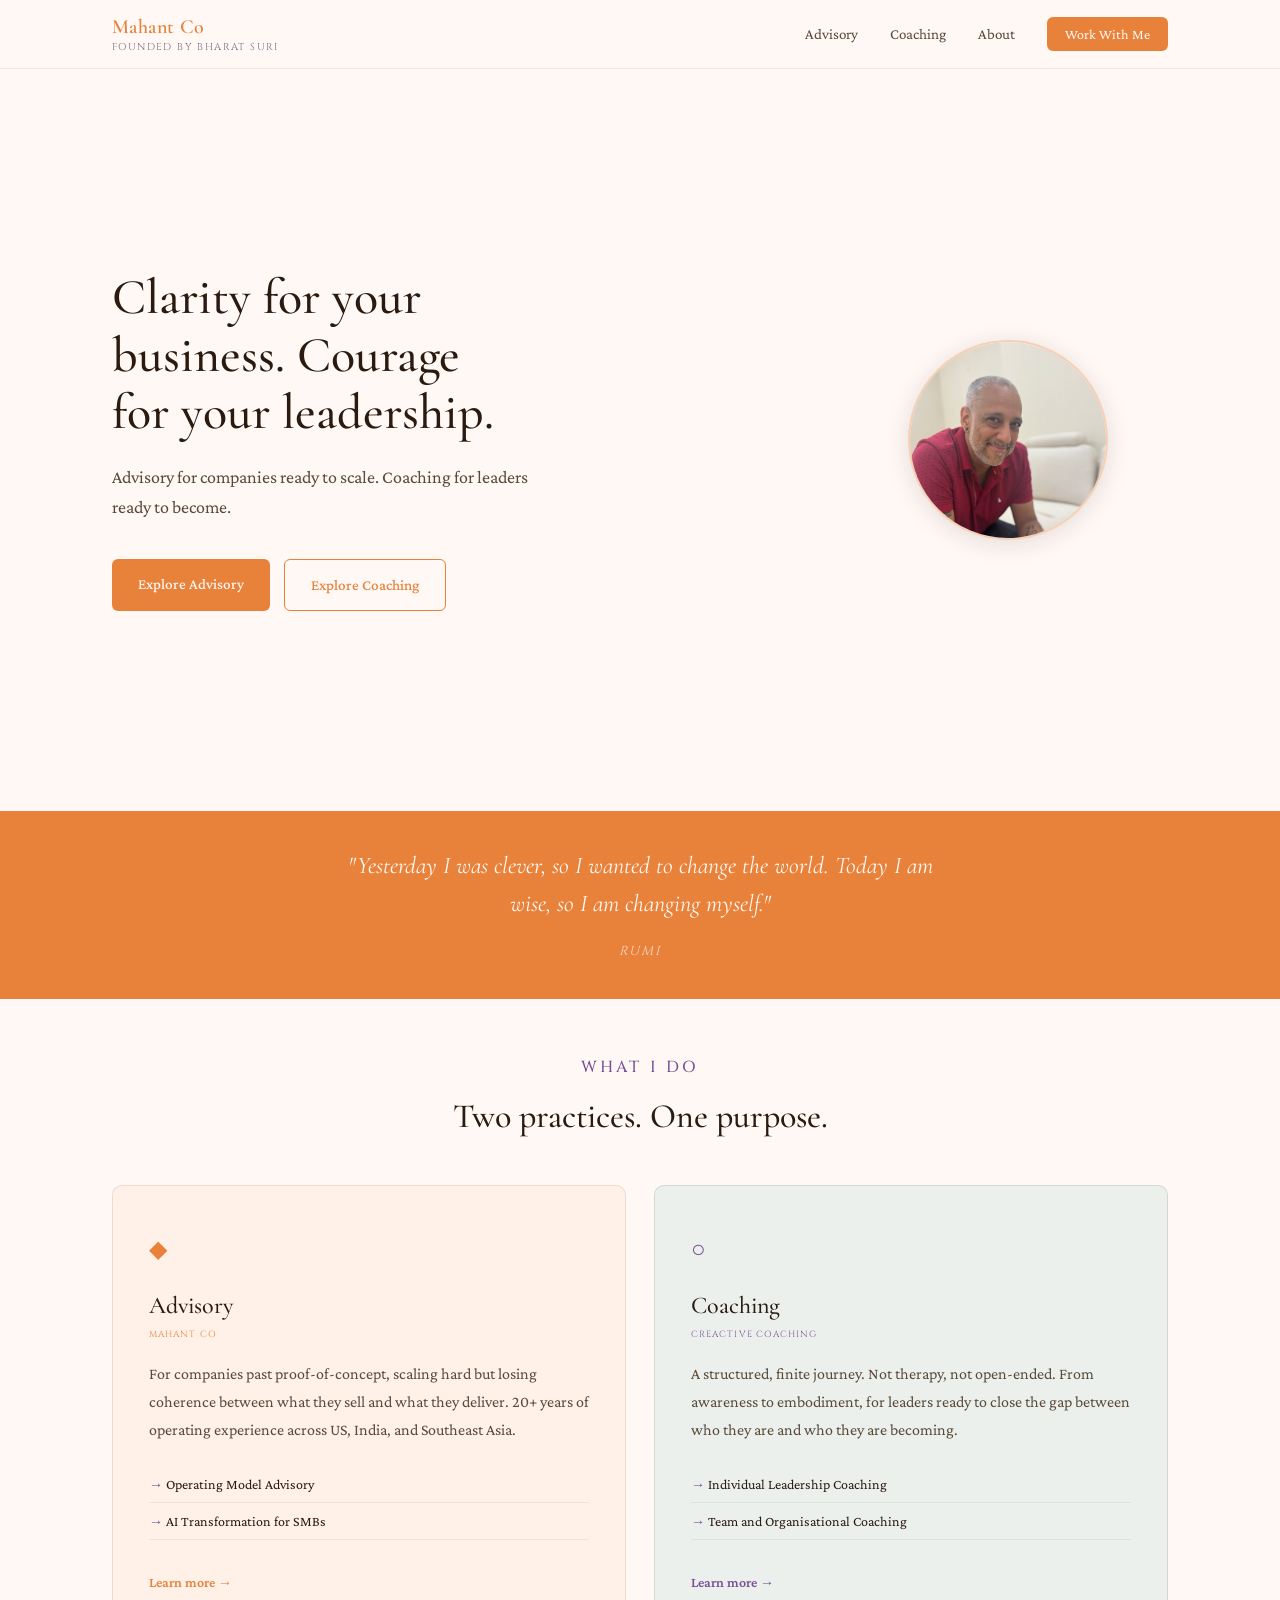
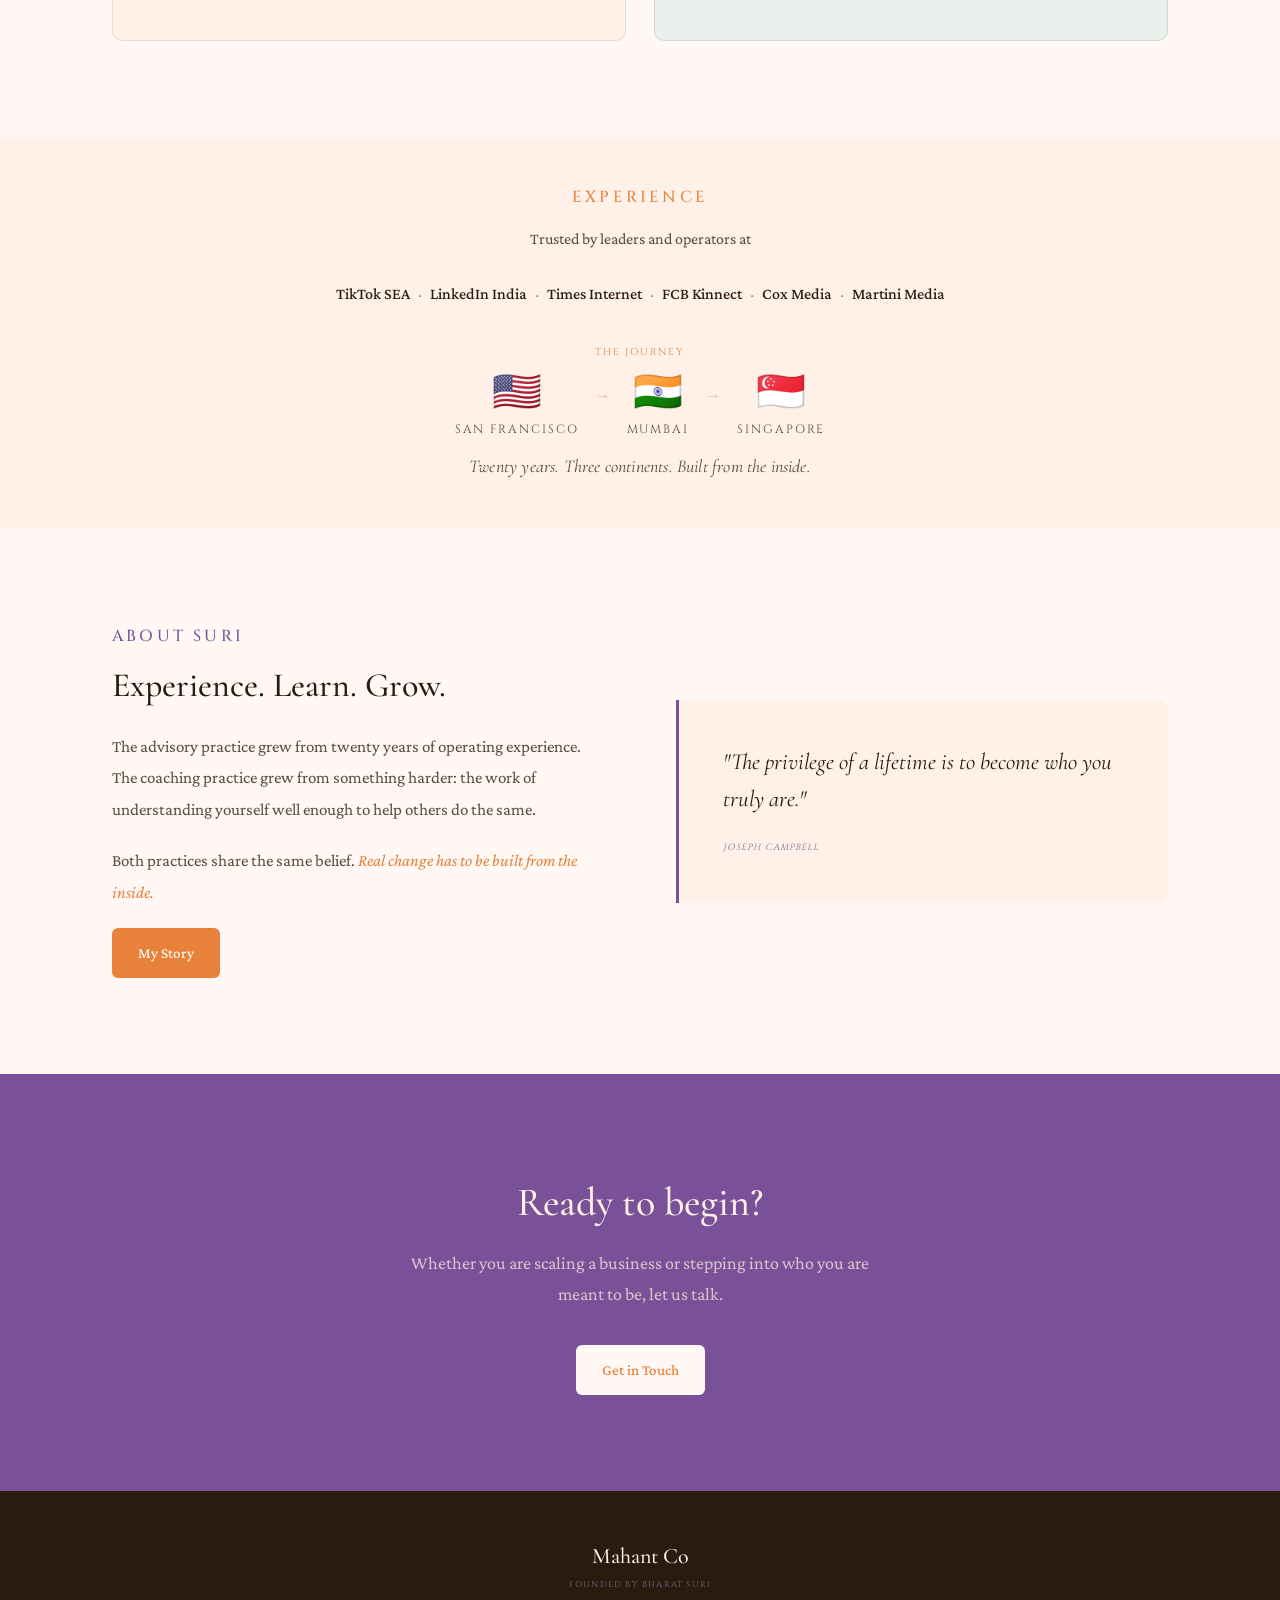
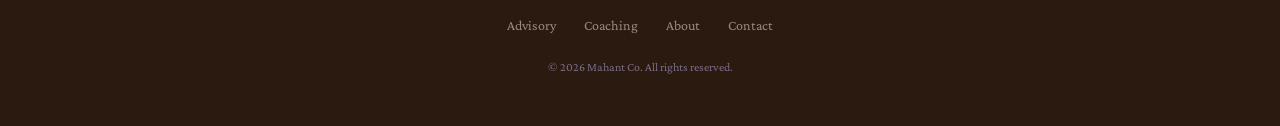
<file: index.html>
<!DOCTYPE html>
<html lang="en">
<head>
  <meta charset="UTF-8" />
  <meta name="viewport" content="width=device-width, initial-scale=1.0" />
  <title>Mahant Co | Bharat Suri</title>
  <link rel="icon" type="image/svg+xml" href="favicon.svg" />
  <meta property="og:title" content="Mahant Co | Bharat Suri" />
  <meta property="og:description" content="Advisory for companies ready to scale. Coaching for leaders ready to become." />
  <meta property="og:image" content="https://mahantco.com/images/suri-portrait.jpg" />
  <meta property="og:url" content="https://mahantco.com" />
  <meta property="og:type" content="website" />
  <meta name="twitter:card" content="summary_large_image" />
  <link rel="preconnect" href="https://fonts.googleapis.com" />
  <link rel="preconnect" href="https://fonts.gstatic.com" crossorigin />
  <link href="https://fonts.googleapis.com/css2?family=Cormorant+Garamond:ital,wght@0,300;0,500;0,700;1,300;1,500&family=Crimson+Pro:ital,wght@0,300;0,400;0,600;1,400&family=Cinzel:wght@400;500;600&display=swap" rel="stylesheet" />
  <link rel="stylesheet" href="css/style.css" />
</head>
<body>

  <!-- Navigation -->
  <nav class="nav">
    <div class="nav-inner">
      <a href="index.html" class="nav-logo">
        <span class="nav-logo-name">Mahant Co</span>
        <span class="nav-logo-sub">Founded by Bharat Suri</span>
      </a>
      <ul class="nav-links">
        <li><a href="advisory.html">Advisory</a></li>
        <li><a href="coaching.html">Coaching</a></li>
        <li><a href="about.html">About</a></li>
        <li><a href="contact.html" class="nav-cta">Work With Me</a></li>
      </ul>
      <button class="nav-hamburger" aria-label="Open menu">&#9776;</button>
    </div>
  </nav>

  <!-- Hero -->
  <section class="hero">
    <div class="hero-inner">
      <h1 class="hero-heading">Clarity for your<br/>business. Courage<br/>for your leadership.</h1>
      <p class="hero-sub">Advisory for companies ready to scale. Coaching for leaders ready to become.</p>
      <div class="hero-actions">
        <a href="advisory.html" class="btn btn-primary">Explore Advisory</a>
        <a href="coaching.html" class="btn btn-secondary">Explore Coaching</a>
      </div>
    </div>
    <div class="hero-image-placeholder">
      <div class="hero-photo-frame">
        <img src="images/suri-portrait.jpg" alt="Bharat Suri" class="hero-photo-img" />
      </div>
    </div>
  </section>

  <!-- Divider quote -->
  <section class="quote-band">
    <div class="container">
      <blockquote class="quote-text">
        "Yesterday I was clever, so I wanted to change the world. Today I am wise, so I am changing myself."
      </blockquote>
      <cite class="quote-source">Rumi</cite>
    </div>
  </section>


  <!-- Two practices -->
  <section class="practices">
    <div class="container">
      <p class="section-label">What I Do</p>
      <h2 class="section-heading">Two practices. One purpose.</h2>
      <div class="practices-grid">

        <div class="practice-card practice-advisory">
          <div class="practice-icon">&#9670;</div>
          <h3 class="practice-name">Advisory</h3>
          <p class="practice-tag">Mahant Co</p>
          <p class="practice-desc">For companies past proof-of-concept, scaling hard but losing coherence between what they sell and what they deliver. 20+ years of operating experience across US, India, and Southeast Asia.</p>
          <ul class="practice-tracks">
            <li>Operating Model Advisory</li>
            <li>AI Transformation for SMBs</li>
          </ul>
          <a href="advisory.html" class="practice-link">Learn more &rarr;</a>
        </div>

        <div class="practice-card practice-coaching">
          <div class="practice-icon">&#9675;</div>
          <h3 class="practice-name">Coaching</h3>
          <p class="practice-tag">Creactive Coaching</p>
          <p class="practice-desc">A structured, finite journey. Not therapy, not open-ended. From awareness to embodiment, for leaders ready to close the gap between who they are and who they are becoming.</p>
          <ul class="practice-tracks">
            <li>Individual Leadership Coaching</li>
            <li>Team and Organisational Coaching</li>
          </ul>
          <a href="coaching.html" class="practice-link">Learn more &rarr;</a>
        </div>

      </div>
    </div>
  </section>

  <!-- Credibility bar -->
  <section class="credibility">
    <div class="container">
      <p class="section-label">Experience</p>
      <p class="credibility-intro">Trusted by leaders and operators at</p>
      <div class="credibility-logos">
        <span class="cred-item">TikTok SEA</span>
        <span class="cred-divider">·</span>
        <span class="cred-item">LinkedIn India</span>
        <span class="cred-divider">·</span>
        <span class="cred-item">Times Internet</span>
        <span class="cred-divider">·</span>
        <span class="cred-item">FCB Kinnect</span>
        <span class="cred-divider">·</span>
        <span class="cred-item">Cox Media</span>
        <span class="cred-divider">·</span>
        <span class="cred-item">Martini Media</span>
      </div>
      <div class="geo-journey">
        <div class="geo-journey-label">The journey</div>
        <div class="geo-journey-strip">
          <div class="geo-stop">
            <span class="geo-flag">🇺🇸</span>
            <span class="geo-city">San Francisco</span>
          </div>
          <span class="geo-arrow">&#8594;</span>
          <div class="geo-stop">
            <span class="geo-flag">🇮🇳</span>
            <span class="geo-city">Mumbai</span>
          </div>
          <span class="geo-arrow">&#8594;</span>
          <div class="geo-stop">
            <span class="geo-flag">🇸🇬</span>
            <span class="geo-city">Singapore</span>
          </div>
        </div>
        <div class="geo-journey-sub">Twenty years. Three continents. Built from the inside.</div>
      </div>
    </div>
  </section>

  <!-- About teaser -->
  <section class="about-teaser">
    <div class="container about-teaser-inner">
      <div class="about-teaser-text">
        <p class="section-label">About Suri</p>
        <h2 class="section-heading">Experience. Learn. Grow.</h2>
        <p class="about-teaser-body">The advisory practice grew from twenty years of operating experience. The coaching practice grew from something harder: the work of understanding yourself well enough to help others do the same.</p>
        <p class="about-teaser-body">Both practices share the same belief. <em>Real change has to be built from the inside.</em></p>
        <a href="about.html" class="btn btn-primary">My Story</a>
      </div>
      <div class="about-teaser-quote">
        <blockquote class="about-quote">
          "The privilege of a lifetime is to become who you truly are."
        </blockquote>
        <cite>Joseph Campbell</cite>
      </div>
    </div>
  </section>

  <!-- CTA -->
  <section class="cta-section">
    <div class="container">
      <h2 class="cta-heading">Ready to begin?</h2>
      <p class="cta-sub">Whether you are scaling a business or stepping into who you are meant to be, let us talk.</p>
      <a href="contact.html" class="btn btn-light">Get in Touch</a>
    </div>
  </section>

  <!-- Footer -->
  <footer class="footer">
    <div class="container footer-inner">
      <div class="footer-brand">
        <span class="footer-name">Mahant Co</span>
        <span class="footer-sub">Founded by Bharat Suri</span>
      </div>
      <div class="footer-links">
        <a href="advisory.html">Advisory</a>
        <a href="coaching.html">Coaching</a>
        <a href="about.html">About</a>
        <a href="contact.html">Contact</a>
      </div>
      <p class="footer-copy">&copy; 2026 Mahant Co. All rights reserved.</p>
    </div>
  </footer>

  <script src="js/main.js"></script>
</body>
</html>
</file>
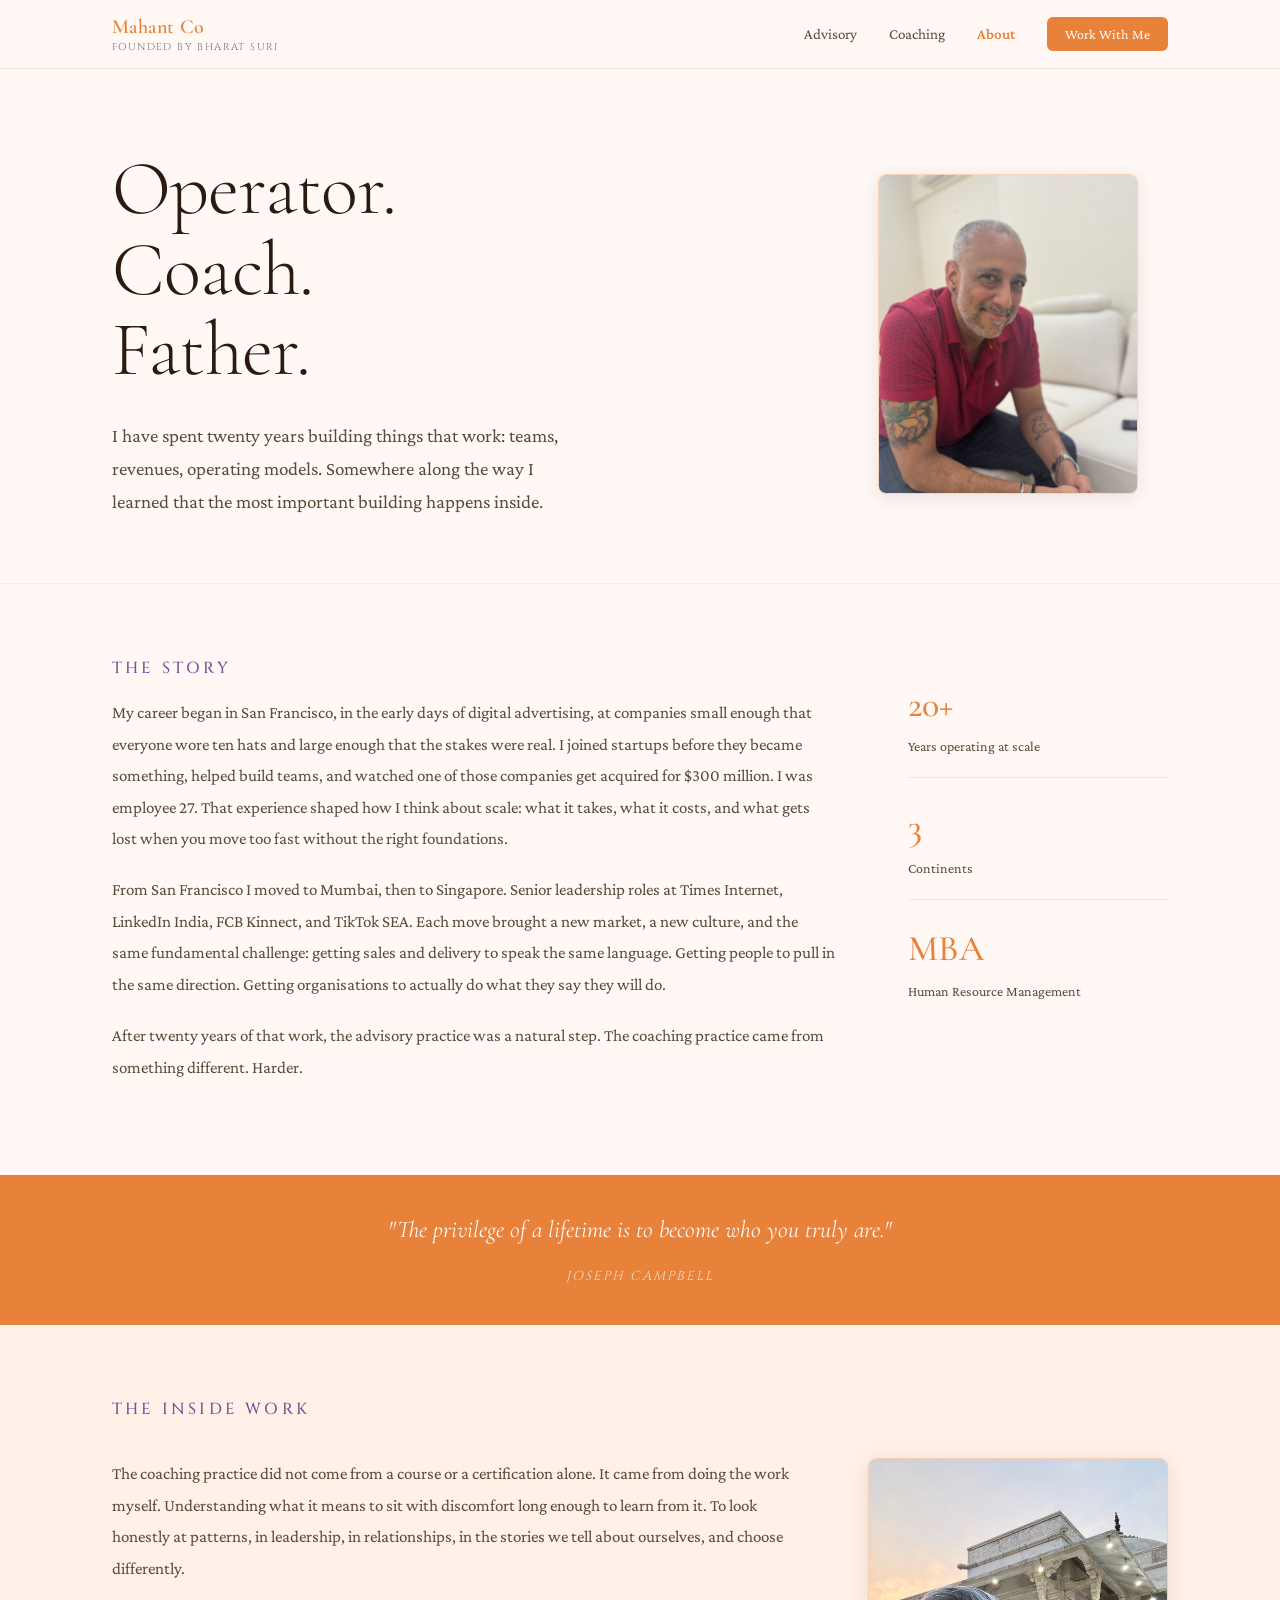
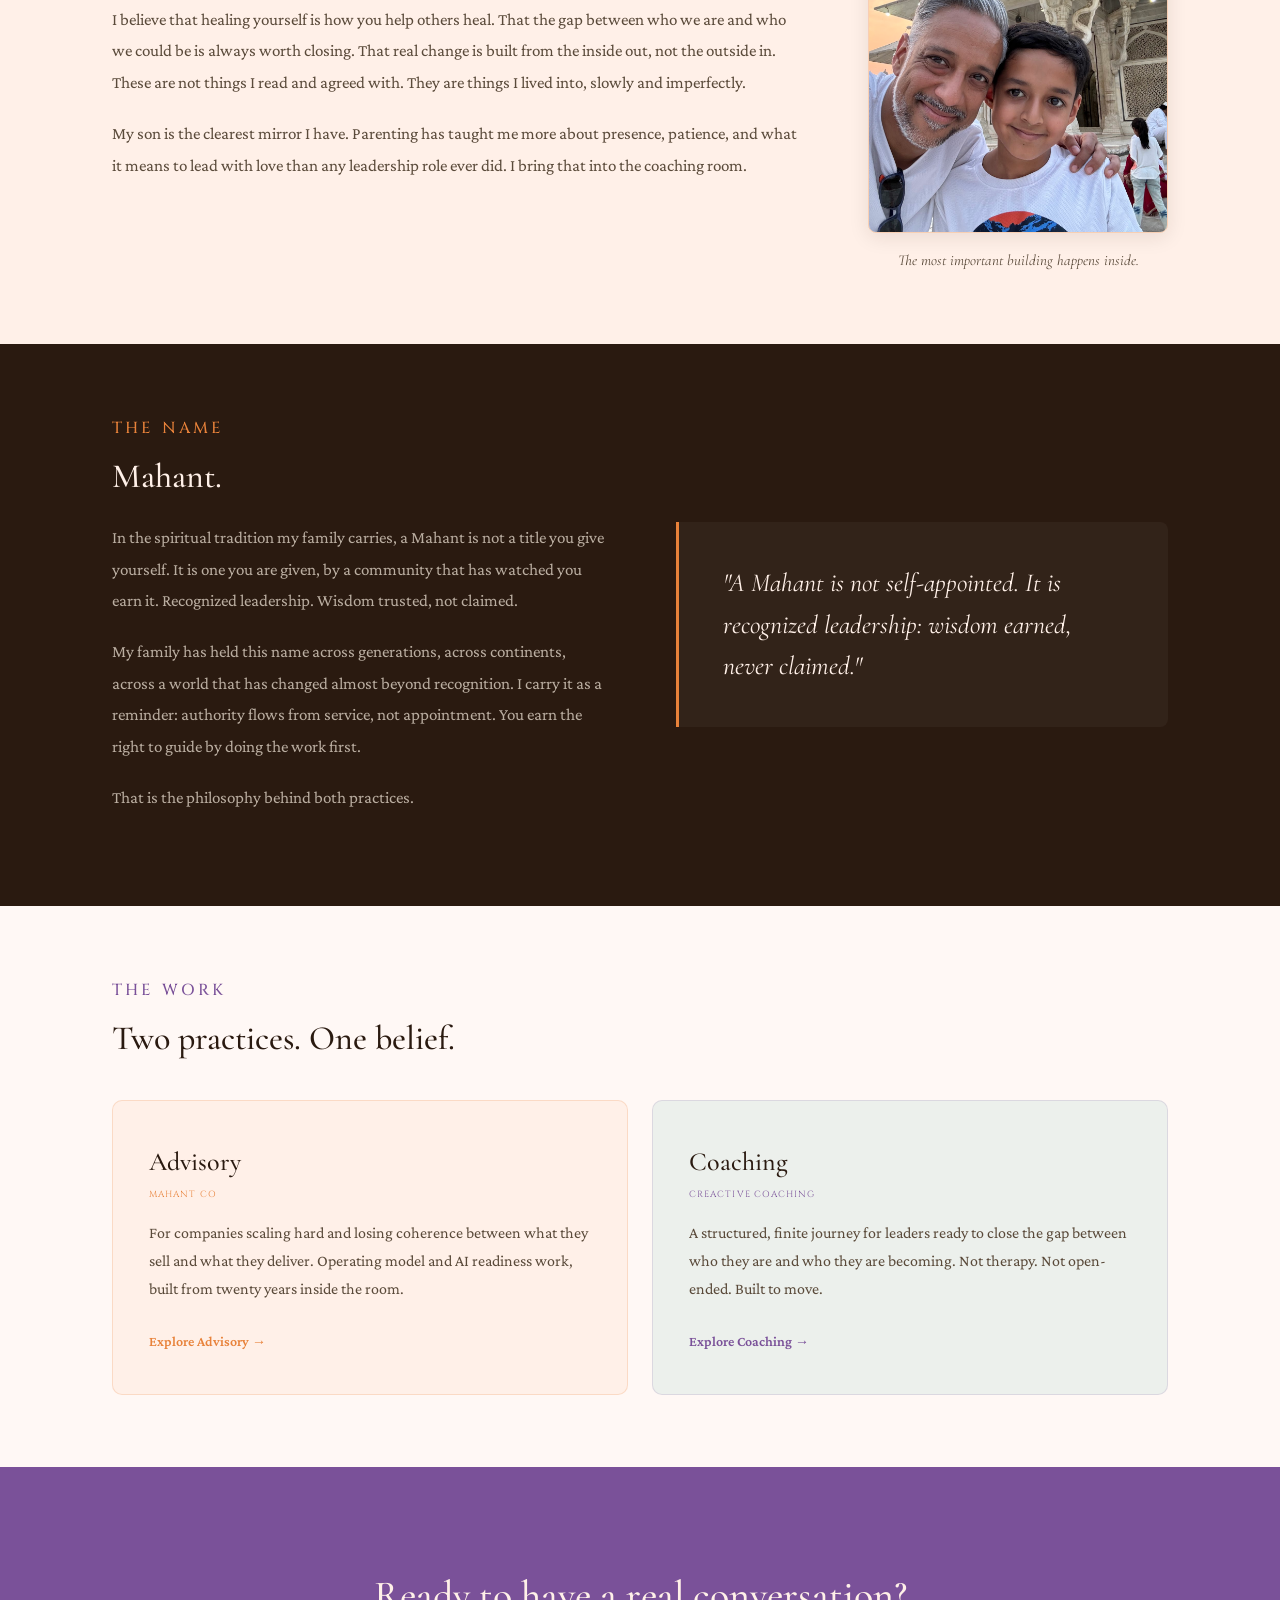
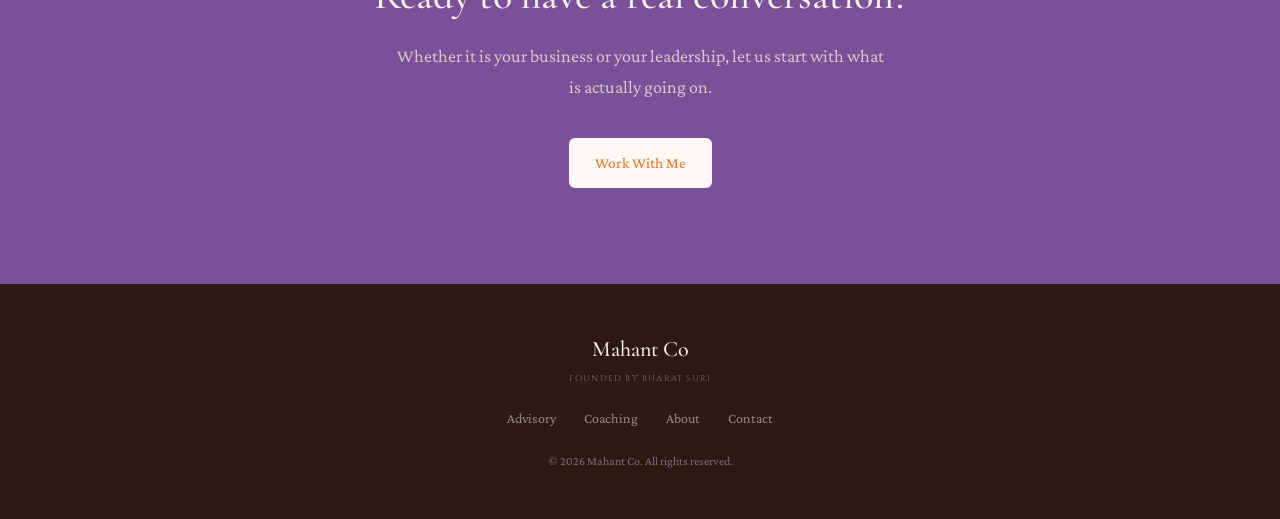
<file: about.html>
<!DOCTYPE html>
<html lang="en">
<head>
  <meta charset="UTF-8" />
  <meta name="viewport" content="width=device-width, initial-scale=1.0" />
  <title>About | Mahant Co</title>
  <link rel="icon" type="image/svg+xml" href="favicon.svg" />
  <meta property="og:title" content="About Suri | Mahant Co" />
  <meta property="og:description" content="Operator. Coach. Father. Twenty years. Three continents. Built from the inside." />
  <meta property="og:image" content="https://mahantco.com/images/suri-portrait.jpg" />
  <meta property="og:url" content="https://mahantco.com/about.html" />
  <meta property="og:type" content="website" />
  <meta name="twitter:card" content="summary_large_image" />
  <link rel="preconnect" href="https://fonts.googleapis.com" />
  <link rel="preconnect" href="https://fonts.gstatic.com" crossorigin />
  <link href="https://fonts.googleapis.com/css2?family=Cormorant+Garamond:ital,wght@0,300;0,500;0,700;1,300;1,500&family=Crimson+Pro:ital,wght@0,300;0,400;0,600;1,400&family=Cinzel:wght@400;500;600&display=swap" rel="stylesheet" />
  <link rel="stylesheet" href="css/style.css" />
  <link rel="stylesheet" href="css/about.css" />
</head>
<body>

  <!-- Navigation -->
  <nav class="nav">
    <div class="nav-inner">
      <a href="index.html" class="nav-logo">
        <span class="nav-logo-name">Mahant Co</span>
        <span class="nav-logo-sub">Founded by Bharat Suri</span>
      </a>
      <ul class="nav-links">
        <li><a href="advisory.html">Advisory</a></li>
        <li><a href="coaching.html">Coaching</a></li>
        <li><a href="about.html" class="nav-active">About</a></li>
        <li><a href="contact.html" class="nav-cta">Work With Me</a></li>
      </ul>
      <button class="nav-hamburger" aria-label="Open menu">&#9776;</button>
    </div>
  </nav>

  <!-- Page hero -->
  <section class="about-hero">
    <div class="container about-hero-inner">
      <div class="about-hero-text">
        <h1 class="about-hero-heading">Operator.<br/>Coach.<br/>Father.</h1>
        <p class="about-hero-sub">I have spent twenty years building things that work: teams, revenues, operating models. Somewhere along the way I learned that the most important building happens inside.</p>
      </div>
      <div class="about-hero-photo">
        <div class="about-photo-frame">
          <img src="images/suri-portrait.jpg" alt="Bharat Suri" class="about-photo-img" />
        </div>
      </div>
    </div>
  </section>

  <!-- Opening -->
  <section class="about-opening">
    <div class="container about-opening-inner">
      <div class="about-opening-body">
        <p class="section-label">The story</p>
        <p class="about-body">My career began in San Francisco, in the early days of digital advertising, at companies small enough that everyone wore ten hats and large enough that the stakes were real. I joined startups before they became something, helped build teams, and watched one of those companies get acquired for $300 million. I was employee 27. That experience shaped how I think about scale: what it takes, what it costs, and what gets lost when you move too fast without the right foundations.</p>
        <p class="about-body">From San Francisco I moved to Mumbai, then to Singapore. Senior leadership roles at Times Internet, LinkedIn India, FCB Kinnect, and TikTok SEA. Each move brought a new market, a new culture, and the same fundamental challenge: getting sales and delivery to speak the same language. Getting people to pull in the same direction. Getting organisations to actually do what they say they will do.</p>
        <p class="about-body">After twenty years of that work, the advisory practice was a natural step. The coaching practice came from something different. Harder.</p>
      </div>
      <div class="about-opening-aside">
        <div class="about-stat">
          <span class="about-stat-num">20+</span>
          <span class="about-stat-label">Years operating at scale</span>
        </div>
        <div class="about-stat-divider"></div>
        <div class="about-stat">
          <span class="about-stat-num">3</span>
          <span class="about-stat-label">Continents</span>
        </div>
        <div class="about-stat-divider"></div>
        <div class="about-stat">
          <span class="about-stat-num">MBA</span>
          <span class="about-stat-label">Human Resource Management</span>
        </div>
      </div>
    </div>
  </section>

  <!-- Quote band -->
  <section class="quote-band">
    <div class="container">
      <blockquote class="quote-text">
        "The privilege of a lifetime is to become who you truly are."
      </blockquote>
      <cite class="quote-source">Joseph Campbell</cite>
    </div>
  </section>

  <!-- The inside work -->
  <section class="about-inside">
    <div class="container">
      <p class="section-label">The inside work</p>
      <div class="about-inside-grid">
        <div class="about-inside-body">
          <p class="about-body">The coaching practice did not come from a course or a certification alone. It came from doing the work myself. Understanding what it means to sit with discomfort long enough to learn from it. To look honestly at patterns, in leadership, in relationships, in the stories we tell about ourselves, and choose differently.</p>
          <p class="about-body">I believe that healing yourself is how you help others heal. That the gap between who we are and who we could be is always worth closing. That real change is built from the inside out, not the outside in. These are not things I read and agreed with. They are things I lived into, slowly and imperfectly.</p>
          <p class="about-body">My son is the clearest mirror I have. Parenting has taught me more about presence, patience, and what it means to lead with love than any leadership role ever did. I bring that into the coaching room.</p>
        </div>
        <div class="about-inside-photo">
          <div class="about-son-frame">
            <img src="images/suri-arsh.jpg" alt="Suri and Arsh" class="about-son-img" />
          </div>
          <p class="about-son-caption">The most important building happens inside.</p>
        </div>
      </div>
    </div>
  </section>

  <!-- The name -->
  <section class="about-name">
    <div class="container about-name-inner">
      <div class="about-name-text">
        <p class="section-label">The name</p>
        <h2 class="section-heading">Mahant.</h2>
        <p class="about-body">In the spiritual tradition my family carries, a Mahant is not a title you give yourself. It is one you are given, by a community that has watched you earn it. Recognized leadership. Wisdom trusted, not claimed.</p>
        <p class="about-body">My family has held this name across generations, across continents, across a world that has changed almost beyond recognition. I carry it as a reminder: authority flows from service, not appointment. You earn the right to guide by doing the work first.</p>
        <p class="about-body">That is the philosophy behind both practices.</p>
      </div>
      <div class="about-name-pull">
        <blockquote class="about-pull-quote">
          "A Mahant is not self-appointed. It is recognized leadership: wisdom earned, never claimed."
        </blockquote>
      </div>
    </div>
  </section>

  <!-- Two practices -->
  <section class="about-practices">
    <div class="container">
      <p class="section-label">The work</p>
      <h2 class="section-heading">Two practices. One belief.</h2>
      <div class="about-practices-grid">
        <a href="advisory.html" class="about-practice-card about-practice-advisory">
          <h3 class="about-practice-name">Advisory</h3>
          <p class="about-practice-tag">Mahant Co</p>
          <p class="about-practice-desc">For companies scaling hard and losing coherence between what they sell and what they deliver. Operating model and AI readiness work, built from twenty years inside the room.</p>
          <span class="about-practice-link">Explore Advisory &rarr;</span>
        </a>
        <a href="coaching.html" class="about-practice-card about-practice-coaching">
          <h3 class="about-practice-name">Coaching</h3>
          <p class="about-practice-tag">Creactive Coaching</p>
          <p class="about-practice-desc">A structured, finite journey for leaders ready to close the gap between who they are and who they are becoming. Not therapy. Not open-ended. Built to move.</p>
          <span class="about-practice-link">Explore Coaching &rarr;</span>
        </a>
      </div>
    </div>
  </section>

  <!-- CTA -->
  <section class="cta-section">
    <div class="container">
      <h2 class="cta-heading">Ready to have a real conversation?</h2>
      <p class="cta-sub">Whether it is your business or your leadership, let us start with what is actually going on.</p>
      <a href="contact.html" class="btn btn-light">Work With Me</a>
    </div>
  </section>

  <!-- Footer -->
  <footer class="footer">
    <div class="container footer-inner">
      <div class="footer-brand">
        <span class="footer-name">Mahant Co</span>
        <span class="footer-sub">Founded by Bharat Suri</span>
      </div>
      <div class="footer-links">
        <a href="advisory.html">Advisory</a>
        <a href="coaching.html">Coaching</a>
        <a href="about.html">About</a>
        <a href="contact.html">Contact</a>
      </div>
      <p class="footer-copy">&copy; 2026 Mahant Co. All rights reserved.</p>
    </div>
  </footer>

  <script src="js/main.js"></script>
</body>
</html>
</file>
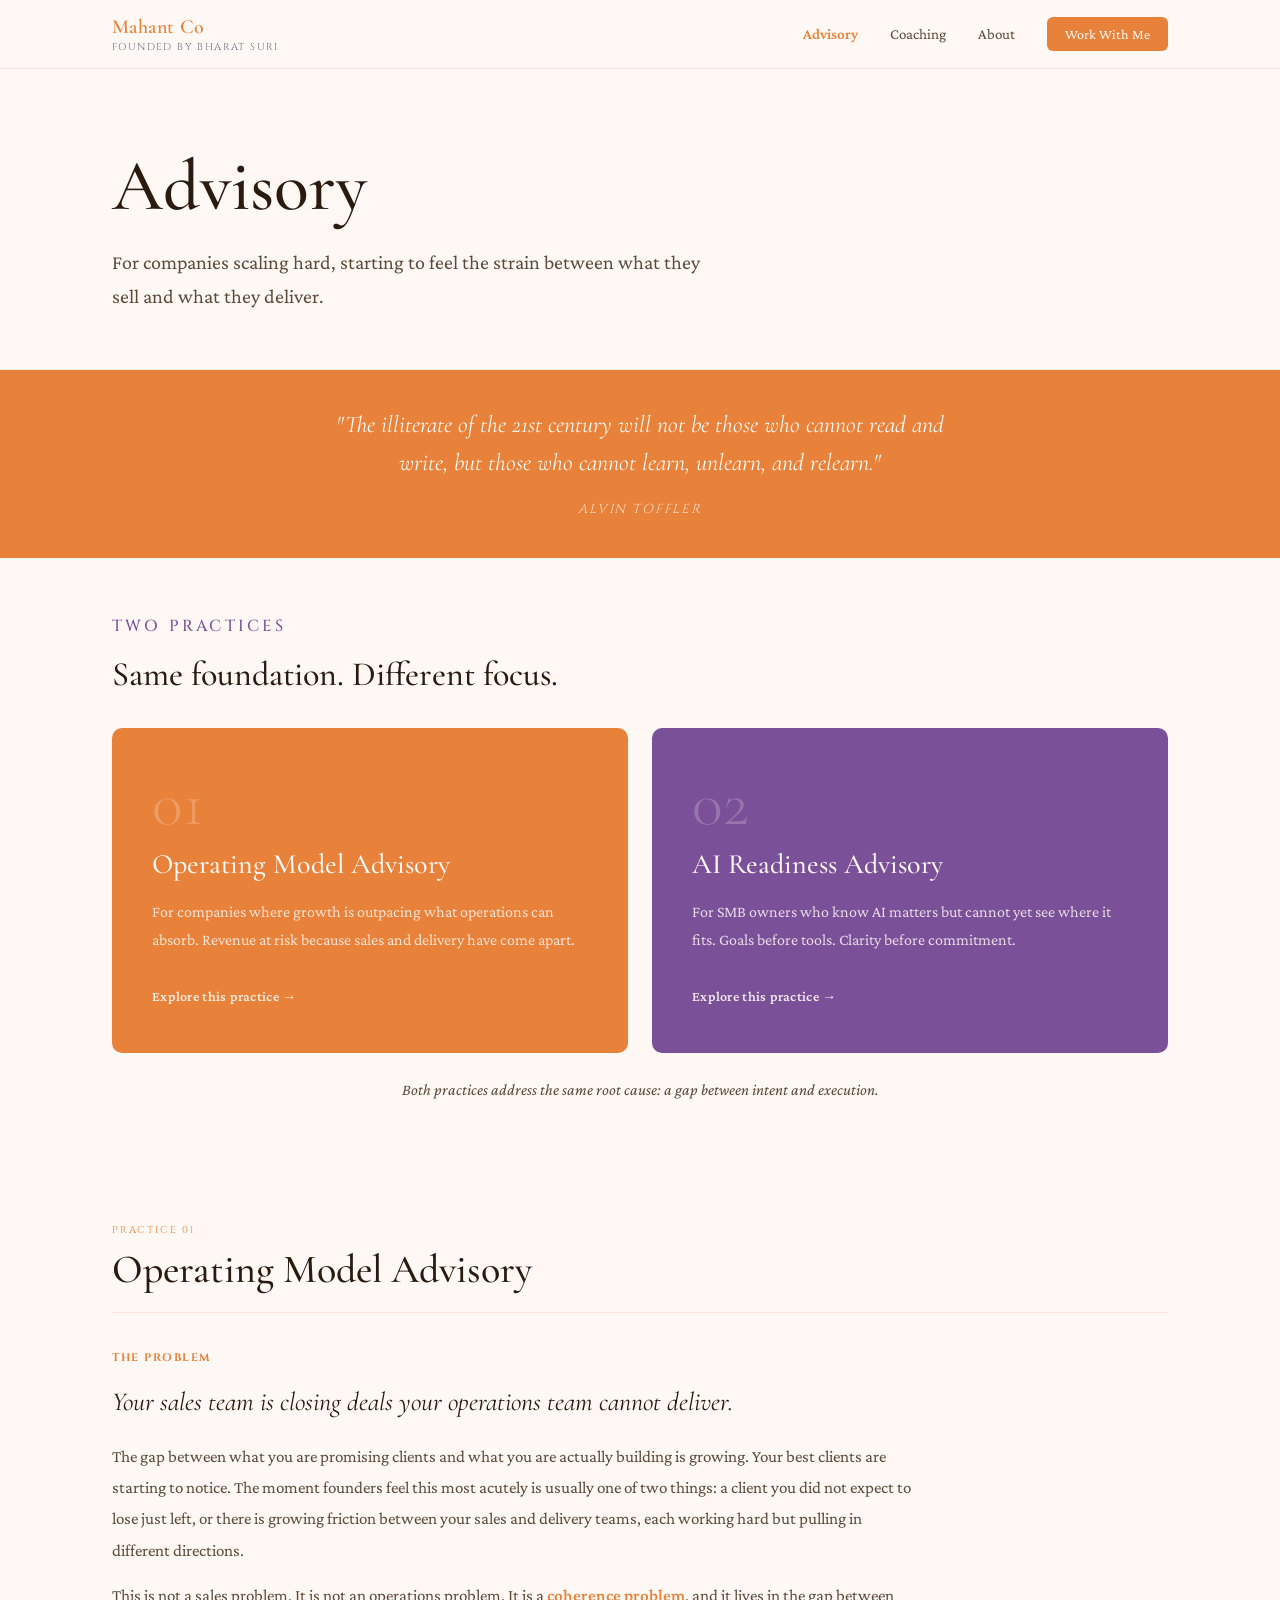
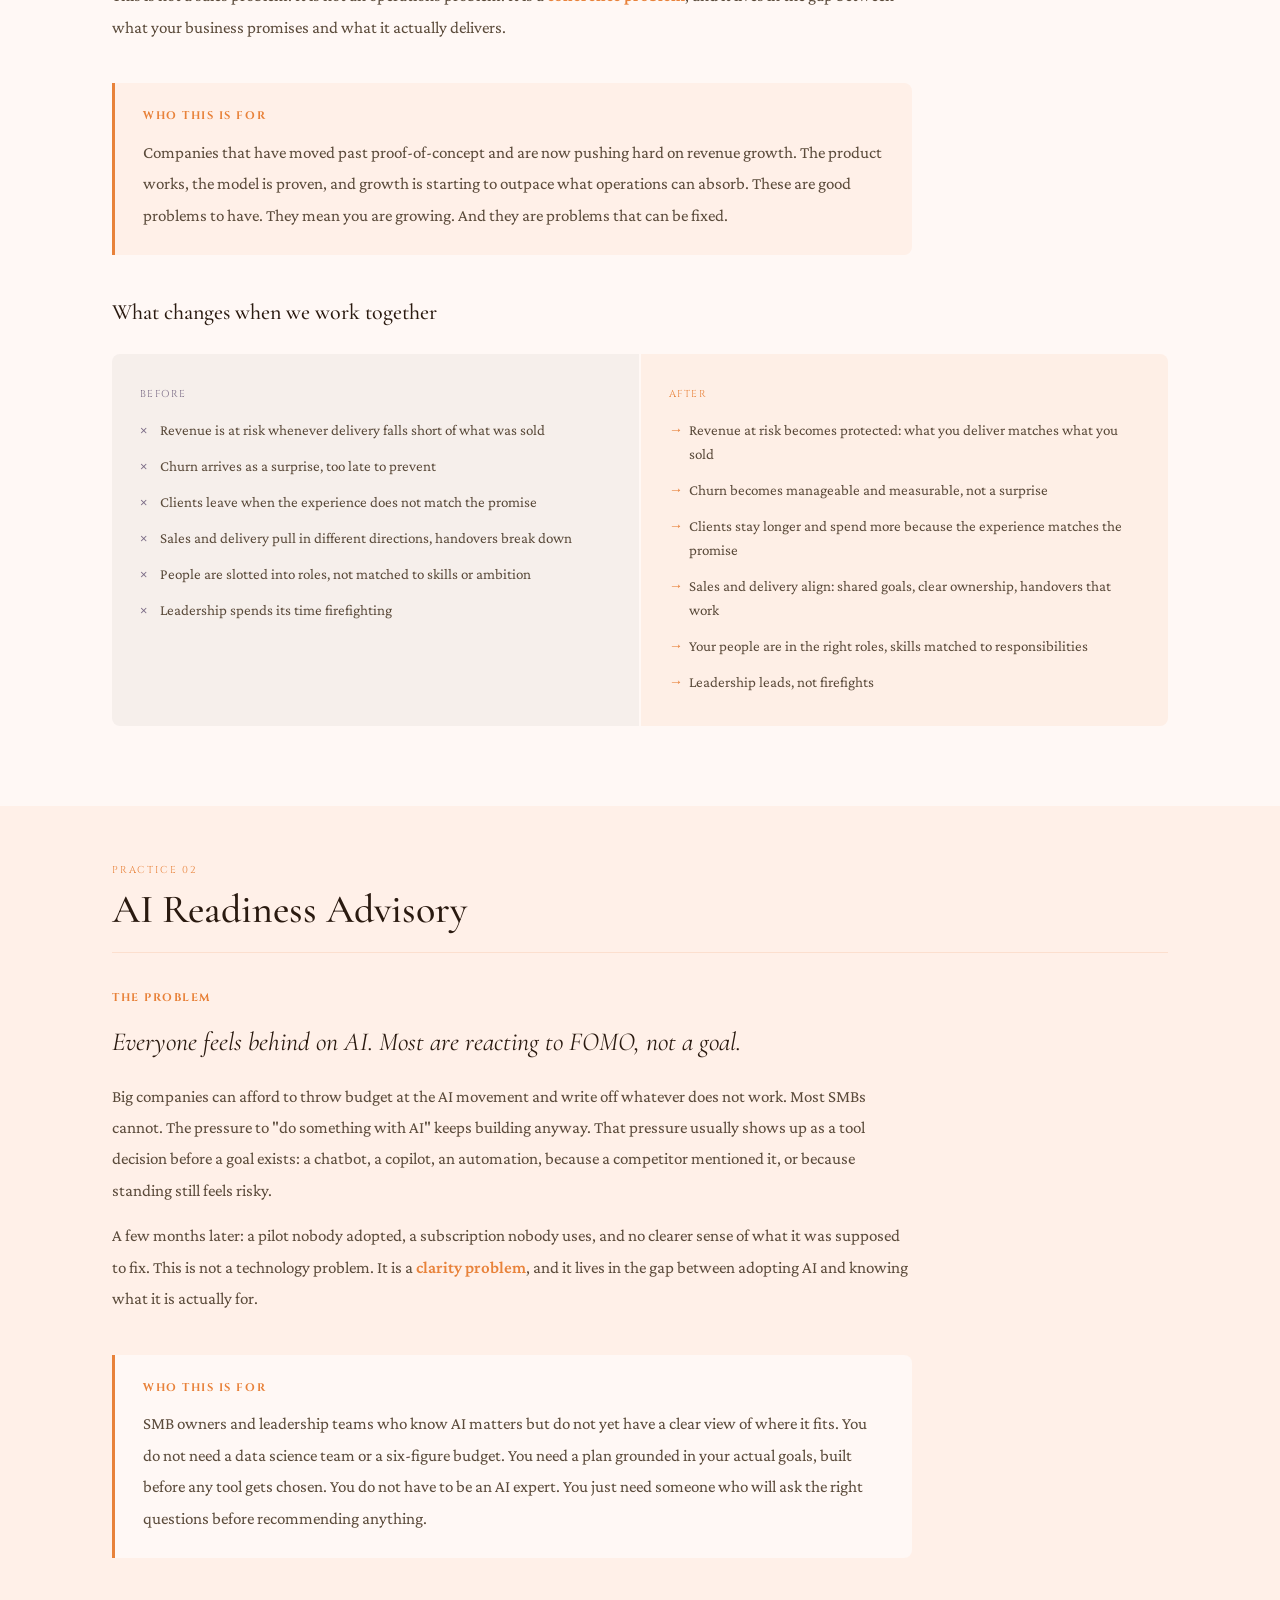
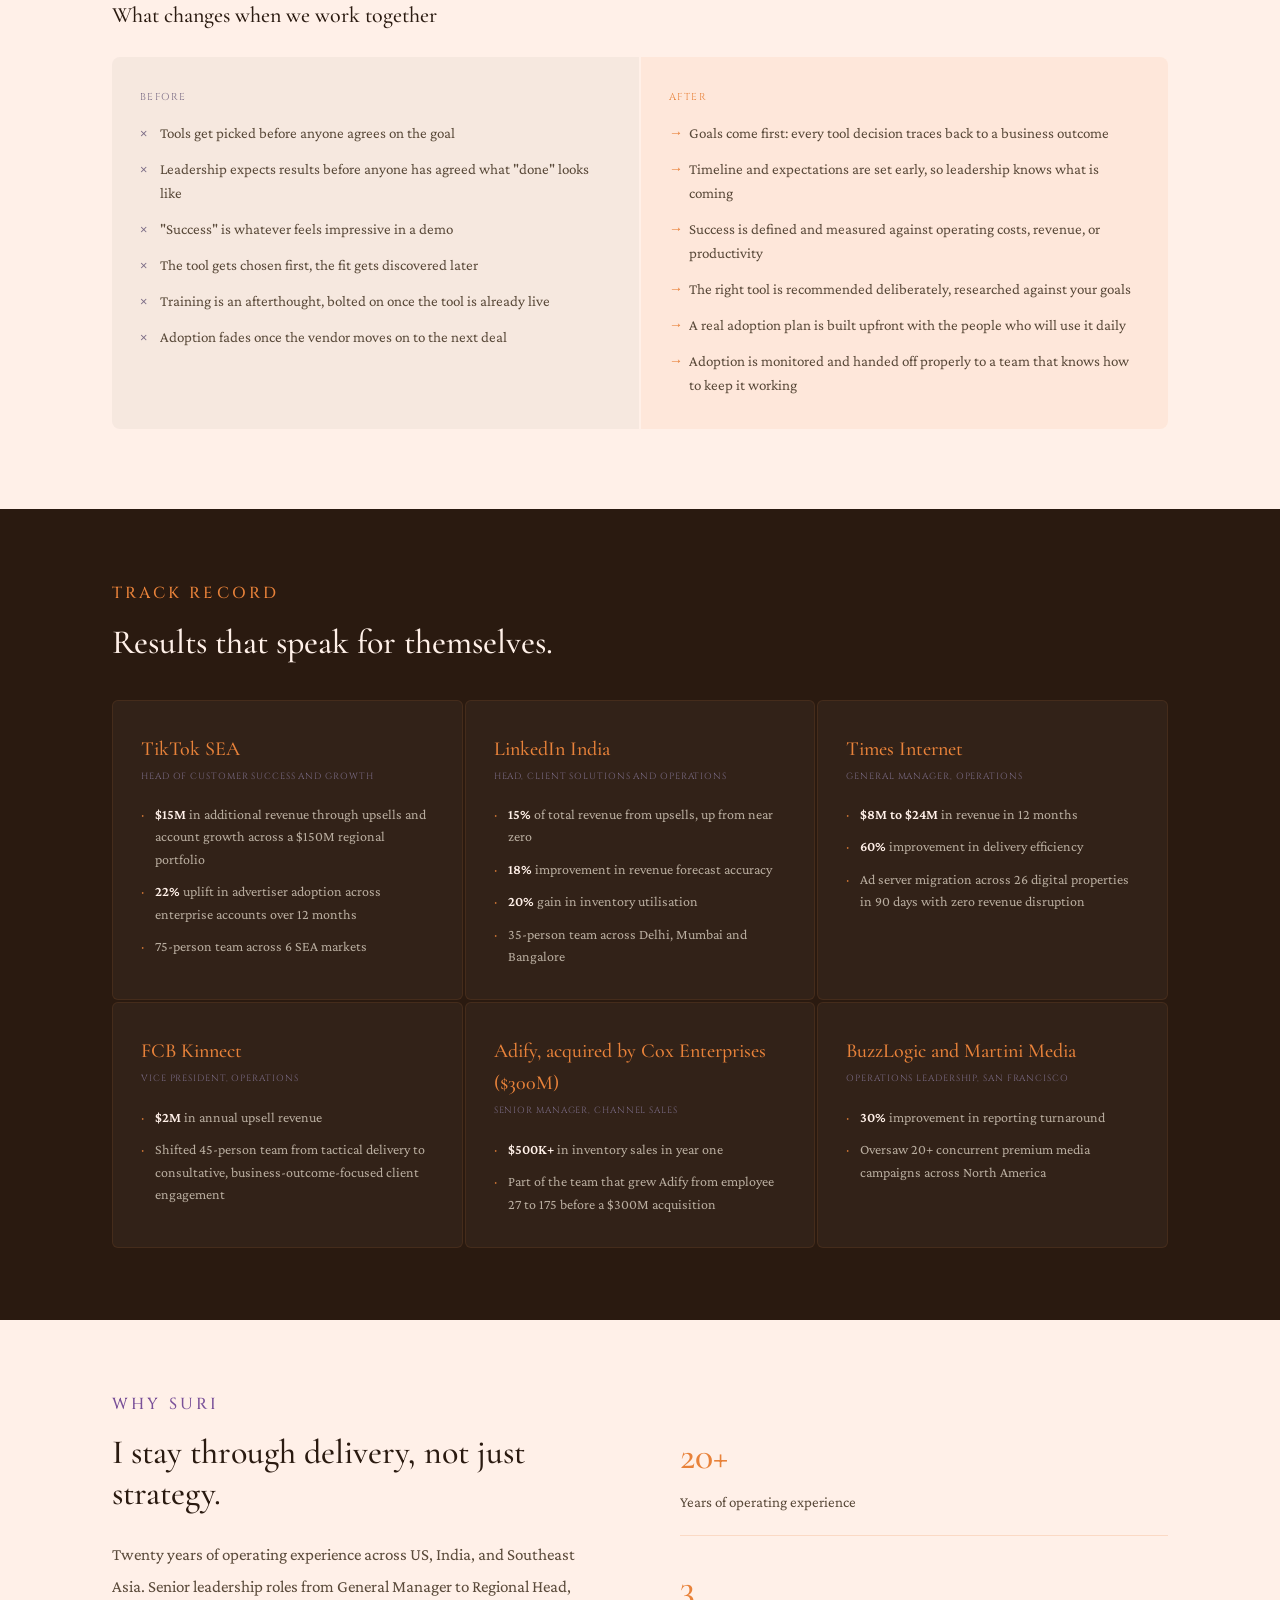
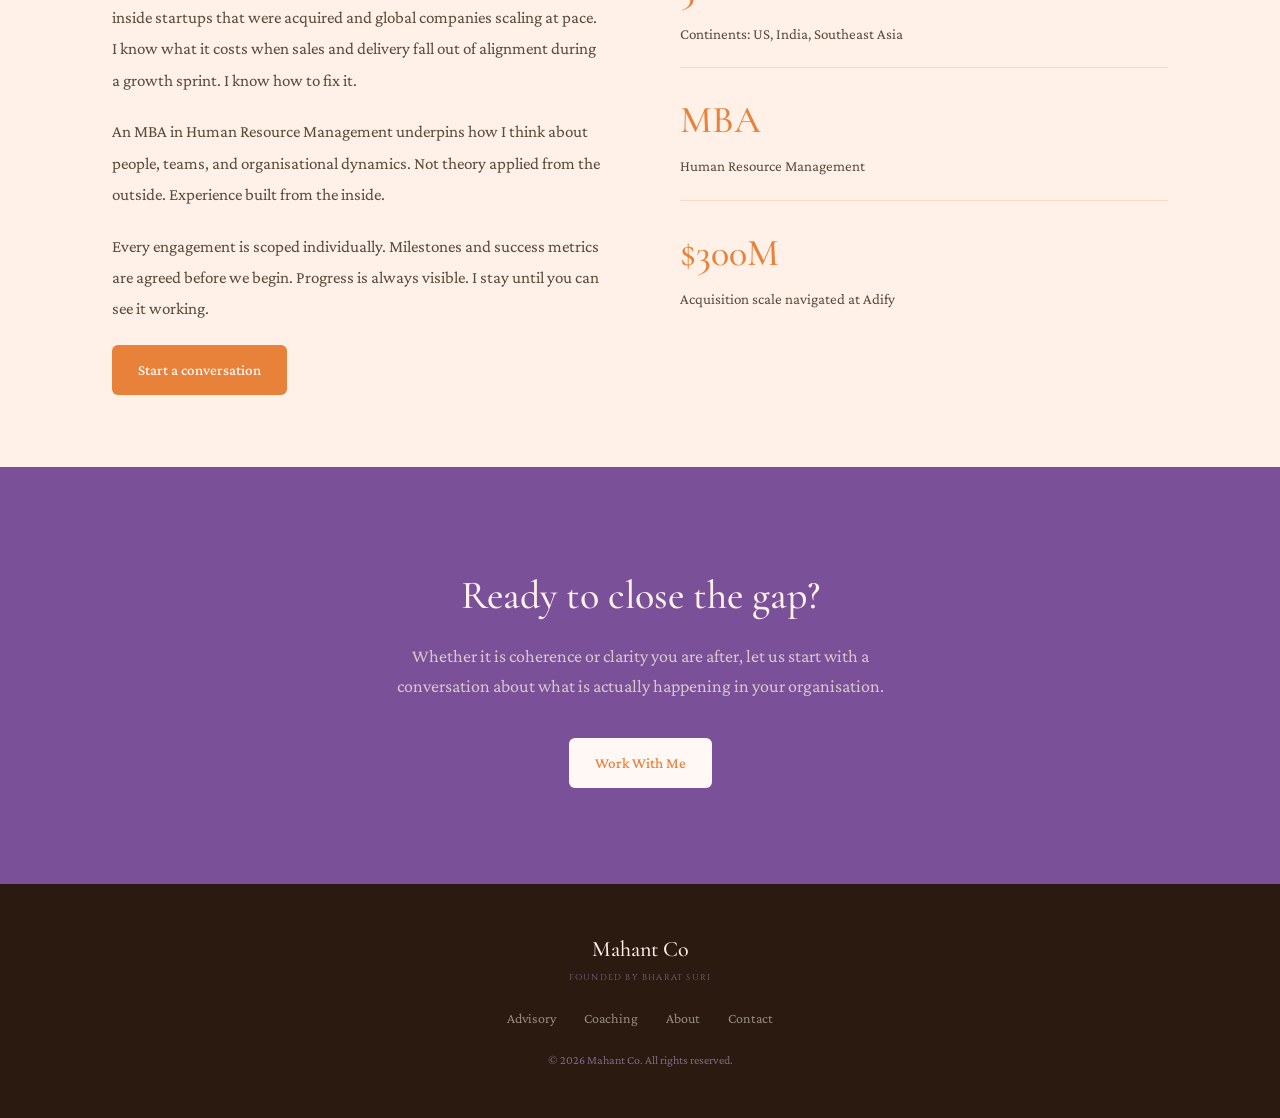
<file: advisory.html>
<!DOCTYPE html>
<html lang="en">
<head>
  <meta charset="UTF-8" />
  <meta name="viewport" content="width=device-width, initial-scale=1.0" />
  <title>Advisory | Mahant Co</title>
  <link rel="icon" type="image/svg+xml" href="favicon.svg" />
  <meta property="og:title" content="Advisory | Mahant Co" />
  <meta property="og:description" content="Operating model clarity and AI readiness for companies ready to scale." />
  <meta property="og:image" content="https://mahantco.com/images/suri-portrait.jpg" />
  <meta property="og:url" content="https://mahantco.com/advisory.html" />
  <meta property="og:type" content="website" />
  <meta name="twitter:card" content="summary_large_image" />
  <link rel="preconnect" href="https://fonts.googleapis.com" />
  <link rel="preconnect" href="https://fonts.gstatic.com" crossorigin />
  <link href="https://fonts.googleapis.com/css2?family=Cormorant+Garamond:ital,wght@0,300;0,500;0,700;1,300;1,500&family=Crimson+Pro:ital,wght@0,300;0,400;0,600;1,400&family=Cinzel:wght@400;500;600&display=swap" rel="stylesheet" />
  <link rel="stylesheet" href="css/style.css" />
  <link rel="stylesheet" href="css/advisory.css" />
</head>
<body>

  <!-- Navigation -->
  <nav class="nav">
    <div class="nav-inner">
      <a href="index.html" class="nav-logo">
        <span class="nav-logo-name">Mahant Co</span>
        <span class="nav-logo-sub">Founded by Bharat Suri</span>
      </a>
      <ul class="nav-links">
        <li><a href="advisory.html" class="nav-active">Advisory</a></li>
        <li><a href="coaching.html">Coaching</a></li>
        <li><a href="about.html">About</a></li>
        <li><a href="contact.html" class="nav-cta">Work With Me</a></li>
      </ul>
      <button class="nav-hamburger" aria-label="Open menu">&#9776;</button>
    </div>
  </nav>

  <!-- Page hero -->
  <section class="page-hero">
    <div class="container">
      <h1 class="page-hero-heading">Advisory</h1>
      <p class="page-hero-sub">For companies scaling hard, starting to feel the strain between what they sell and what they deliver.</p>
    </div>
  </section>

  <!-- Toffler quote -->
  <section class="quote-band">
    <div class="container">
      <blockquote class="quote-text">
        "The illiterate of the 21st century will not be those who cannot read and write, but those who cannot learn, unlearn, and relearn."
      </blockquote>
      <cite class="quote-source">Alvin Toffler</cite>
    </div>
  </section>

  <!-- Two practices intro -->
  <section class="tracks-intro">
    <div class="container">
      <p class="section-label">Two Practices</p>
      <h2 class="section-heading">Same foundation. Different focus.</h2>
      <div class="tracks-cards">
        <a href="#operating-model" class="tracks-card tracks-card-advisory">
          <span class="tracks-card-num">01</span>
          <h3 class="tracks-card-title">Operating Model Advisory</h3>
          <p class="tracks-card-body">For companies where growth is outpacing what operations can absorb. Revenue at risk because sales and delivery have come apart.</p>
          <span class="tracks-card-cta">Explore this practice &rarr;</span>
        </a>
        <a href="#ai-readiness" class="tracks-card tracks-card-ai">
          <span class="tracks-card-num">02</span>
          <h3 class="tracks-card-title">AI Readiness Advisory</h3>
          <p class="tracks-card-body">For SMB owners who know AI matters but cannot yet see where it fits. Goals before tools. Clarity before commitment.</p>
          <span class="tracks-card-cta">Explore this practice &rarr;</span>
        </a>
      </div>
      <p class="tracks-intro-caption">Both practices address the same root cause: a gap between intent and execution.</p>
    </div>
  </section>

  <!-- Track 1: Operating Model -->
  <section class="track-section" id="operating-model">
    <div class="container">

      <div class="track-header">
        <div>
          <p class="track-label">Practice 01</p>
          <h2 class="track-title">Operating Model Advisory</h2>
        </div>
      </div>

      <div class="problem-block">
        <h3 class="problem-heading">The problem</h3>
        <p class="problem-statement">Your sales team is closing deals your operations team cannot deliver.</p>
        <p class="problem-body">The gap between what you are promising clients and what you are actually building is growing. Your best clients are starting to notice. The moment founders feel this most acutely is usually one of two things: a client you did not expect to lose just left, or there is growing friction between your sales and delivery teams, each working hard but pulling in different directions.</p>
        <p class="problem-body">This is not a sales problem. It is not an operations problem. It is a <strong>coherence problem</strong>, and it lives in the gap between what your business promises and what it actually delivers.</p>
      </div>

      <div class="who-block">
        <h3 class="who-heading">Who this is for</h3>
        <p class="who-body">Companies that have moved past proof-of-concept and are now pushing hard on revenue growth. The product works, the model is proven, and growth is starting to outpace what operations can absorb. These are good problems to have. They mean you are growing. And they are problems that can be fixed.</p>
      </div>

      <div class="before-after">
        <h3 class="ba-heading">What changes when we work together</h3>
        <div class="ba-grid">
          <div class="ba-col ba-before">
            <p class="ba-col-label">Before</p>
            <ul class="ba-list">
              <li>Revenue is at risk whenever delivery falls short of what was sold</li>
              <li>Churn arrives as a surprise, too late to prevent</li>
              <li>Clients leave when the experience does not match the promise</li>
              <li>Sales and delivery pull in different directions, handovers break down</li>
              <li>People are slotted into roles, not matched to skills or ambition</li>
              <li>Leadership spends its time firefighting</li>
            </ul>
          </div>
          <div class="ba-col ba-after">
            <p class="ba-col-label">After</p>
            <ul class="ba-list">
              <li>Revenue at risk becomes protected: what you deliver matches what you sold</li>
              <li>Churn becomes manageable and measurable, not a surprise</li>
              <li>Clients stay longer and spend more because the experience matches the promise</li>
              <li>Sales and delivery align: shared goals, clear ownership, handovers that work</li>
              <li>Your people are in the right roles, skills matched to responsibilities</li>
              <li>Leadership leads, not firefights</li>
            </ul>
          </div>
        </div>
      </div>

    </div>
  </section>

  <!-- Track 2: AI Readiness -->
  <section class="track-section track-section-alt" id="ai-readiness">
    <div class="container">

      <div class="track-header">
        <div>
          <p class="track-label">Practice 02</p>
          <h2 class="track-title">AI Readiness Advisory</h2>
        </div>
      </div>

      <div class="problem-block">
        <h3 class="problem-heading">The problem</h3>
        <p class="problem-statement">Everyone feels behind on AI. Most are reacting to FOMO, not a goal.</p>
        <p class="problem-body">Big companies can afford to throw budget at the AI movement and write off whatever does not work. Most SMBs cannot. The pressure to "do something with AI" keeps building anyway. That pressure usually shows up as a tool decision before a goal exists: a chatbot, a copilot, an automation, because a competitor mentioned it, or because standing still feels risky.</p>
        <p class="problem-body">A few months later: a pilot nobody adopted, a subscription nobody uses, and no clearer sense of what it was supposed to fix. This is not a technology problem. It is a <strong>clarity problem</strong>, and it lives in the gap between adopting AI and knowing what it is actually for.</p>
      </div>

      <div class="who-block">
        <h3 class="who-heading">Who this is for</h3>
        <p class="who-body">SMB owners and leadership teams who know AI matters but do not yet have a clear view of where it fits. You do not need a data science team or a six-figure budget. You need a plan grounded in your actual goals, built before any tool gets chosen. You do not have to be an AI expert. You just need someone who will ask the right questions before recommending anything.</p>
      </div>

      <div class="before-after">
        <h3 class="ba-heading">What changes when we work together</h3>
        <div class="ba-grid">
          <div class="ba-col ba-before">
            <p class="ba-col-label">Before</p>
            <ul class="ba-list">
              <li>Tools get picked before anyone agrees on the goal</li>
              <li>Leadership expects results before anyone has agreed what "done" looks like</li>
              <li>"Success" is whatever feels impressive in a demo</li>
              <li>The tool gets chosen first, the fit gets discovered later</li>
              <li>Training is an afterthought, bolted on once the tool is already live</li>
              <li>Adoption fades once the vendor moves on to the next deal</li>
            </ul>
          </div>
          <div class="ba-col ba-after">
            <p class="ba-col-label">After</p>
            <ul class="ba-list">
              <li>Goals come first: every tool decision traces back to a business outcome</li>
              <li>Timeline and expectations are set early, so leadership knows what is coming</li>
              <li>Success is defined and measured against operating costs, revenue, or productivity</li>
              <li>The right tool is recommended deliberately, researched against your goals</li>
              <li>A real adoption plan is built upfront with the people who will use it daily</li>
              <li>Adoption is monitored and handed off properly to a team that knows how to keep it working</li>
            </ul>
          </div>
        </div>
      </div>

    </div>
  </section>

  <!-- Track record -->
  <section class="track-record">
    <div class="container">
      <p class="section-label">Track record</p>
      <h2 class="section-heading">Results that speak for themselves.</h2>

      <div class="record-grid">

        <div class="record-card">
          <p class="record-company">TikTok SEA</p>
          <p class="record-role">Head of Customer Success and Growth</p>
          <ul class="record-results">
            <li><strong>$15M</strong> in additional revenue through upsells and account growth across a $150M regional portfolio</li>
            <li><strong>22%</strong> uplift in advertiser adoption across enterprise accounts over 12 months</li>
            <li>75-person team across 6 SEA markets</li>
          </ul>
        </div>

        <div class="record-card">
          <p class="record-company">LinkedIn India</p>
          <p class="record-role">Head, Client Solutions and Operations</p>
          <ul class="record-results">
            <li><strong>15%</strong> of total revenue from upsells, up from near zero</li>
            <li><strong>18%</strong> improvement in revenue forecast accuracy</li>
            <li><strong>20%</strong> gain in inventory utilisation</li>
            <li>35-person team across Delhi, Mumbai and Bangalore</li>
          </ul>
        </div>

        <div class="record-card">
          <p class="record-company">Times Internet</p>
          <p class="record-role">General Manager, Operations</p>
          <ul class="record-results">
            <li><strong>$8M to $24M</strong> in revenue in 12 months</li>
            <li><strong>60%</strong> improvement in delivery efficiency</li>
            <li>Ad server migration across 26 digital properties in 90 days with zero revenue disruption</li>
          </ul>
        </div>

        <div class="record-card">
          <p class="record-company">FCB Kinnect</p>
          <p class="record-role">Vice President, Operations</p>
          <ul class="record-results">
            <li><strong>$2M</strong> in annual upsell revenue</li>
            <li>Shifted 45-person team from tactical delivery to consultative, business-outcome-focused client engagement</li>
          </ul>
        </div>

        <div class="record-card">
          <p class="record-company">Adify, acquired by Cox Enterprises ($300M)</p>
          <p class="record-role">Senior Manager, Channel Sales</p>
          <ul class="record-results">
            <li><strong>$500K+</strong> in inventory sales in year one</li>
            <li>Part of the team that grew Adify from employee 27 to 175 before a $300M acquisition</li>
          </ul>
        </div>

        <div class="record-card">
          <p class="record-company">BuzzLogic and Martini Media</p>
          <p class="record-role">Operations Leadership, San Francisco</p>
          <ul class="record-results">
            <li><strong>30%</strong> improvement in reporting turnaround</li>
            <li>Oversaw 20+ concurrent premium media campaigns across North America</li>
          </ul>
        </div>

      </div>
    </div>
  </section>

  <!-- Why Me -->
  <section class="why-me">
    <div class="container why-me-inner">
      <div class="why-me-text">
        <p class="section-label">Why Suri</p>
        <h2 class="section-heading">I stay through delivery, not just strategy.</h2>
        <p class="why-me-body">Twenty years of operating experience across US, India, and Southeast Asia. Senior leadership roles from General Manager to Regional Head, inside startups that were acquired and global companies scaling at pace. I know what it costs when sales and delivery fall out of alignment during a growth sprint. I know how to fix it.</p>
        <p class="why-me-body">An MBA in Human Resource Management underpins how I think about people, teams, and organisational dynamics. Not theory applied from the outside. Experience built from the inside.</p>
        <p class="why-me-body">Every engagement is scoped individually. Milestones and success metrics are agreed before we begin. Progress is always visible. I stay until you can see it working.</p>
        <a href="contact.html" class="btn btn-primary">Start a conversation</a>
      </div>
      <div class="why-me-aside">
        <div class="credential-block">
          <span class="credential-num">20+</span>
          <span class="credential-label">Years of operating experience</span>
        </div>
        <div class="credential-divider"></div>
        <div class="credential-block">
          <span class="credential-num">3</span>
          <span class="credential-label">Continents: US, India, Southeast Asia</span>
        </div>
        <div class="credential-divider"></div>
        <div class="credential-block">
          <span class="credential-num">MBA</span>
          <span class="credential-label">Human Resource Management</span>
        </div>
        <div class="credential-divider"></div>
        <div class="credential-block">
          <span class="credential-num">$300M</span>
          <span class="credential-label">Acquisition scale navigated at Adify</span>
        </div>
      </div>
    </div>
  </section>

  <!-- CTA -->
  <section class="cta-section">
    <div class="container">
      <h2 class="cta-heading">Ready to close the gap?</h2>
      <p class="cta-sub">Whether it is coherence or clarity you are after, let us start with a conversation about what is actually happening in your organisation.</p>
      <a href="contact.html" class="btn btn-light">Work With Me</a>
    </div>
  </section>

  <!-- Footer -->
  <footer class="footer">
    <div class="container footer-inner">
      <div class="footer-brand">
        <span class="footer-name">Mahant Co</span>
        <span class="footer-sub">Founded by Bharat Suri</span>
      </div>
      <div class="footer-links">
        <a href="advisory.html">Advisory</a>
        <a href="coaching.html">Coaching</a>
        <a href="about.html">About</a>
        <a href="contact.html">Contact</a>
      </div>
      <p class="footer-copy">&copy; 2026 Mahant Co. All rights reserved.</p>
    </div>
  </footer>

  <script src="js/main.js"></script>
</body>
</html>
</file>
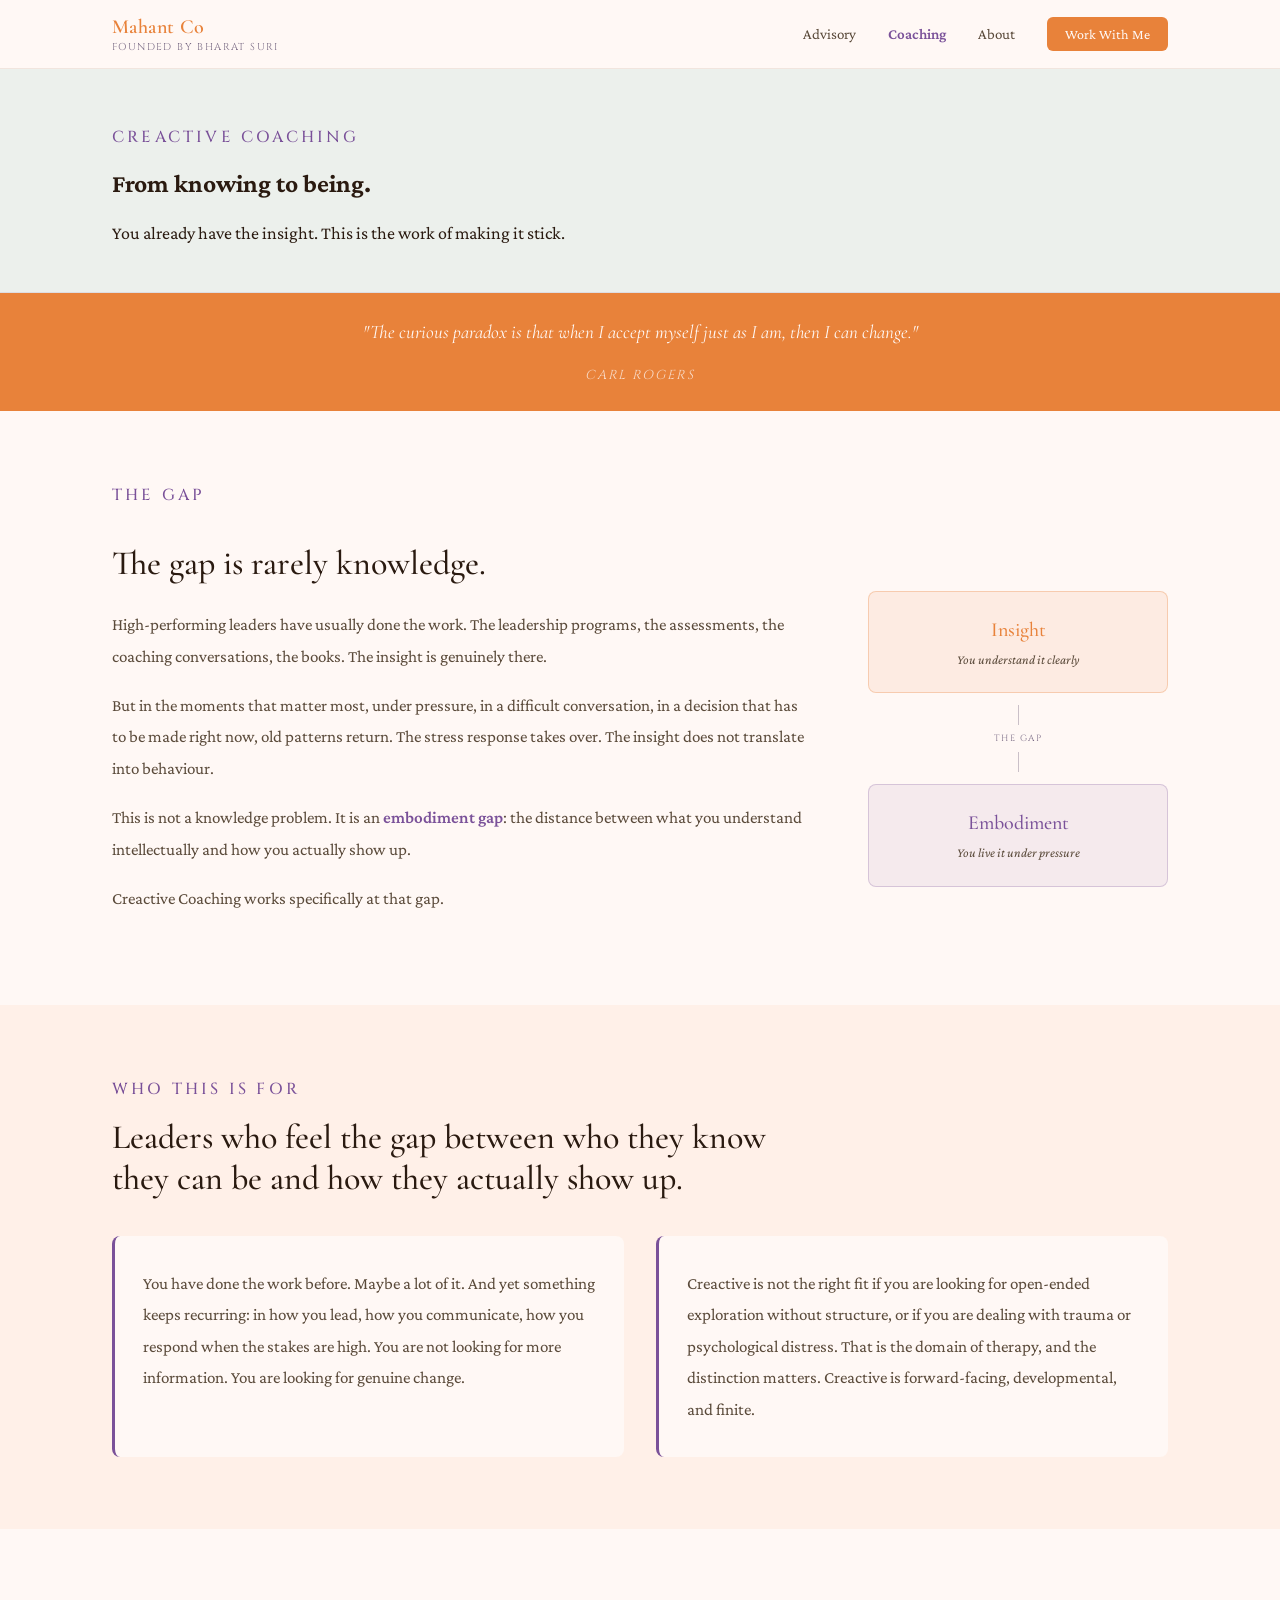
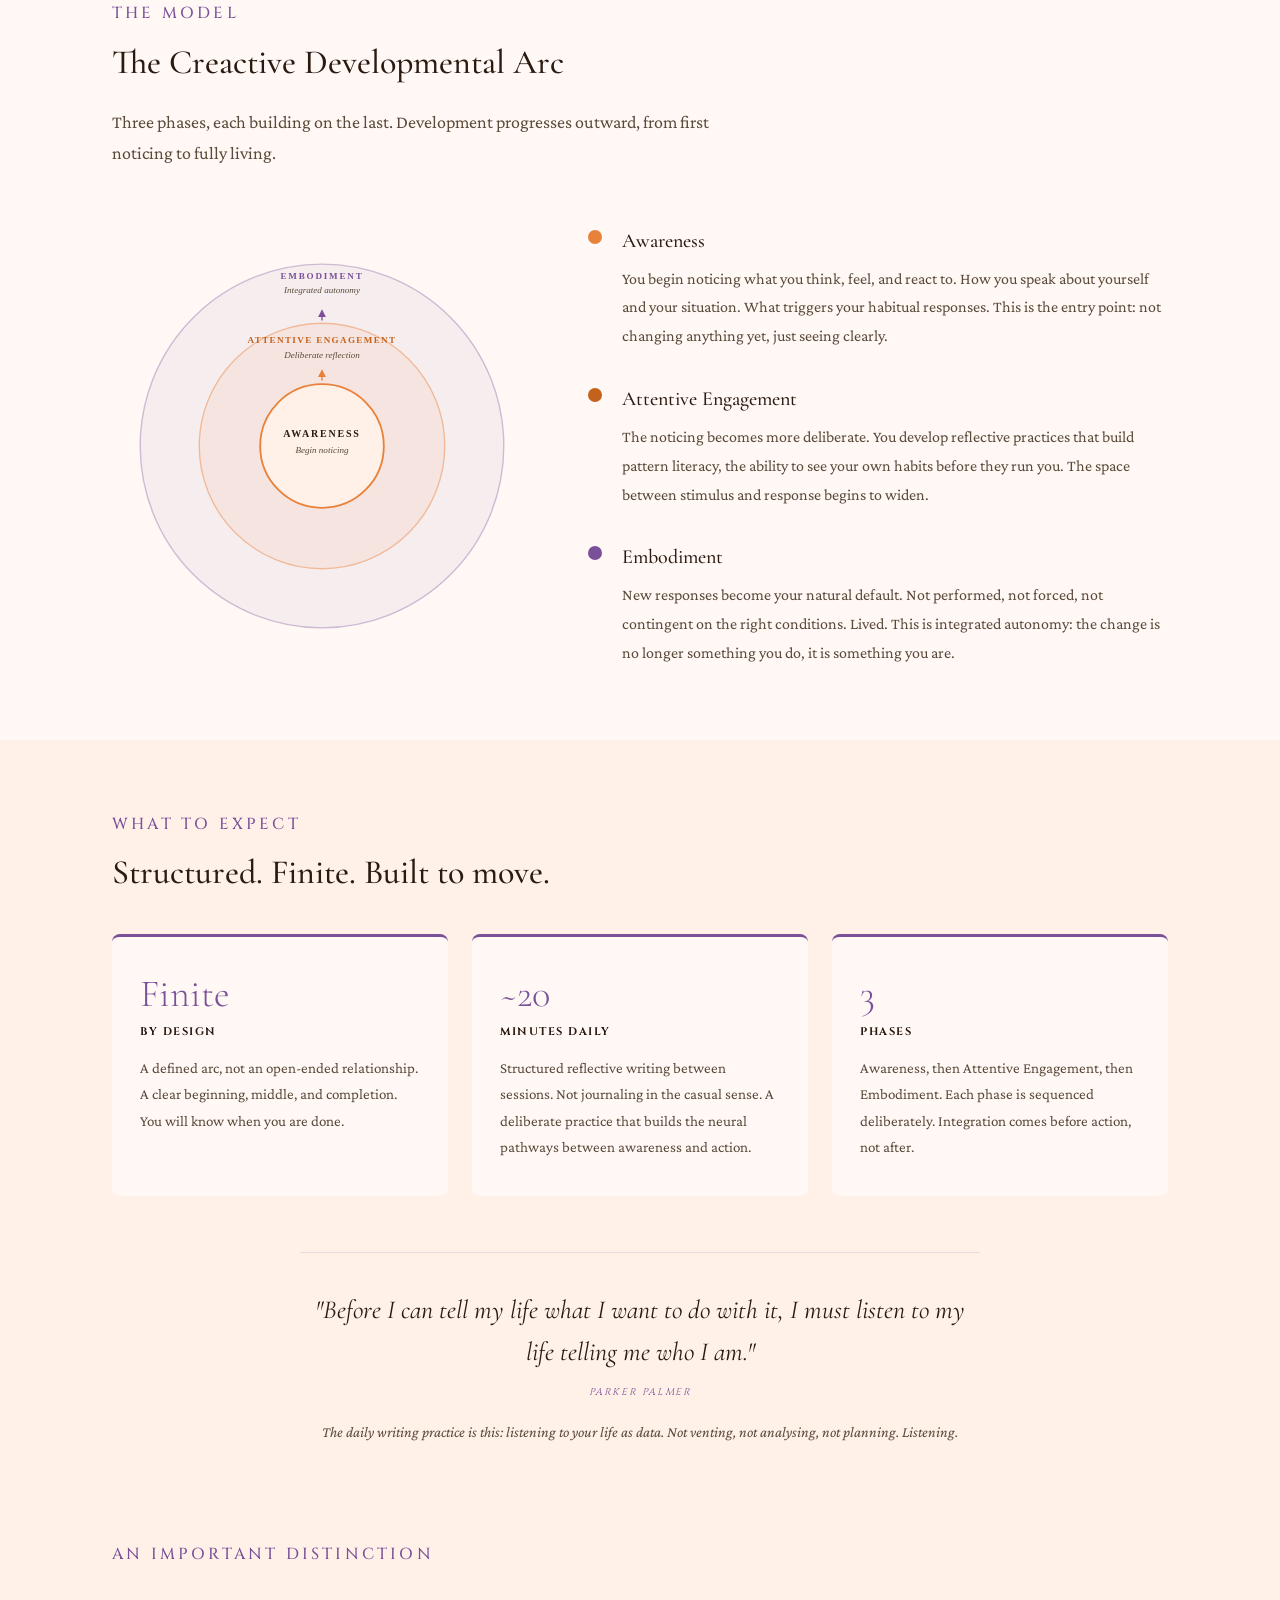
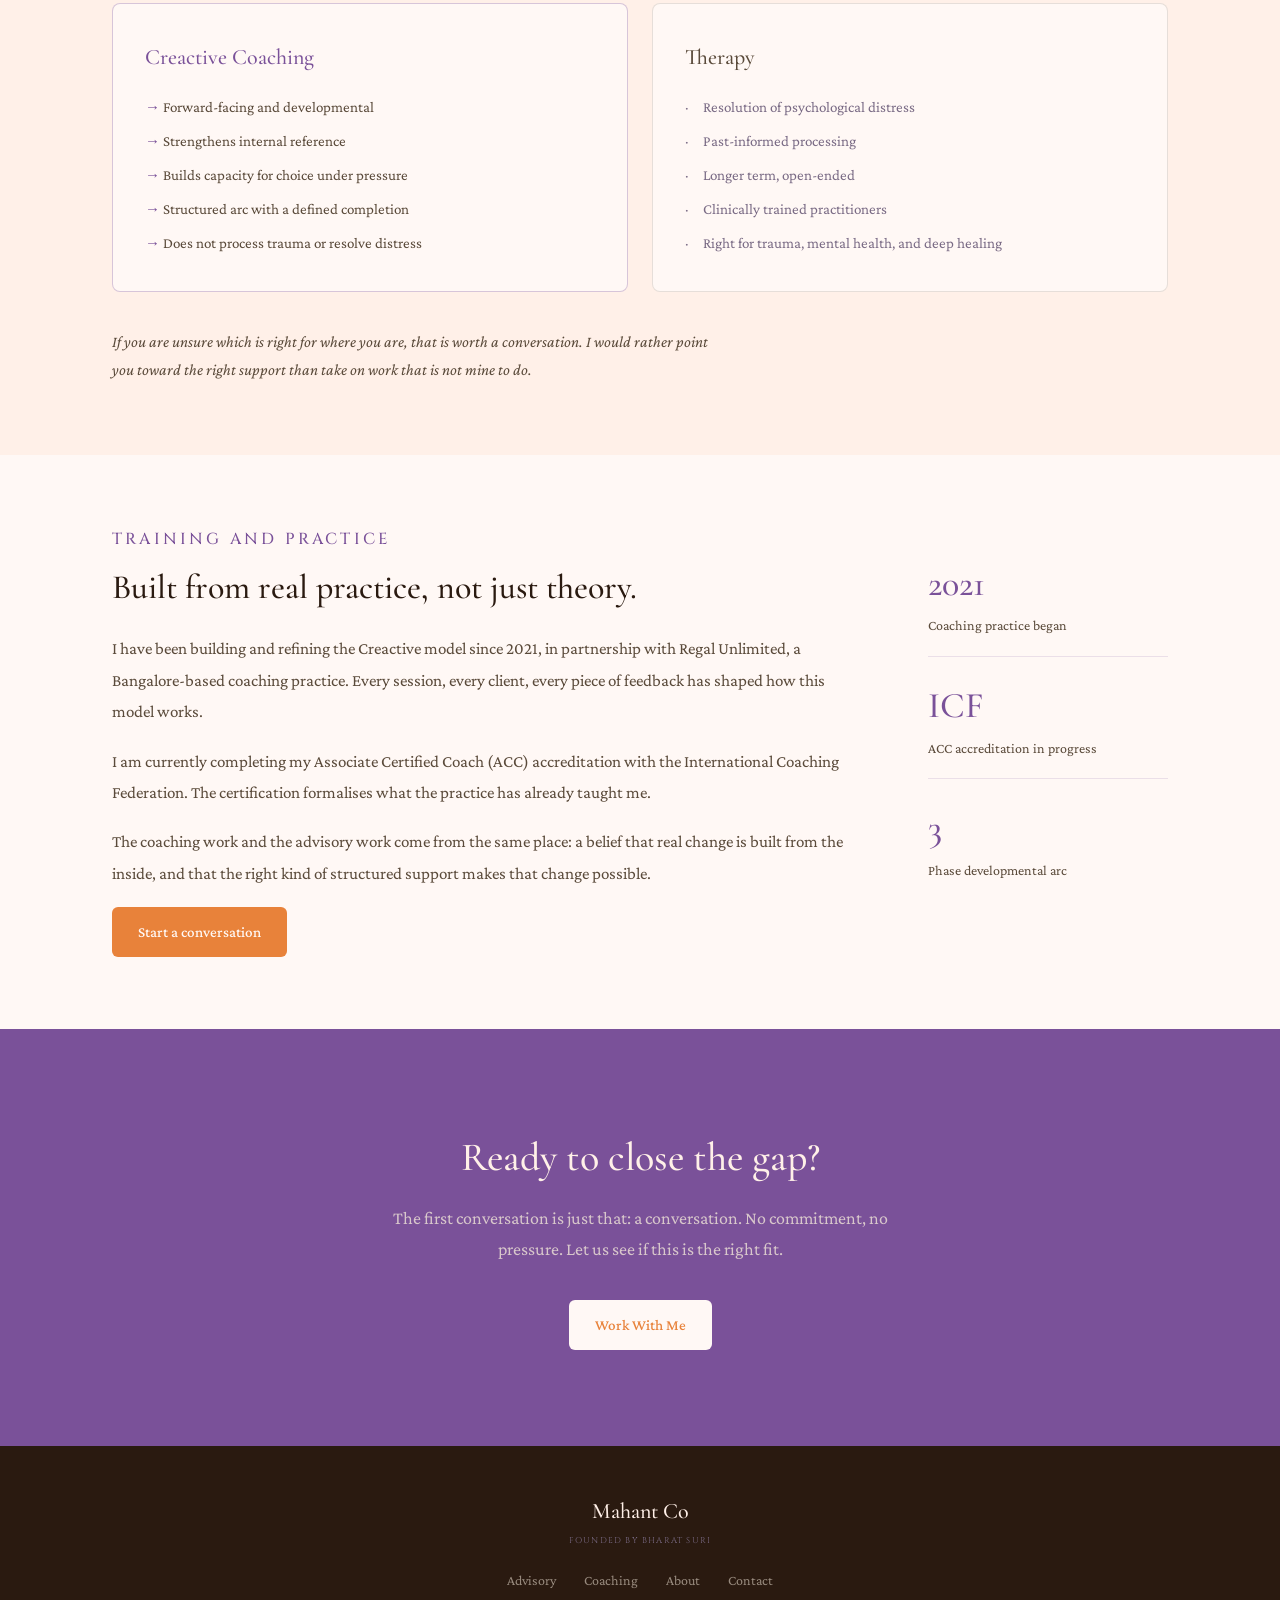
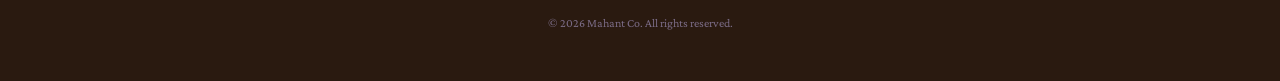
<file: coaching.html>
<!DOCTYPE html>
<html lang="en">
<head>
  <meta charset="UTF-8" />
  <meta name="viewport" content="width=device-width, initial-scale=1.0" />
  <title>Coaching | Creactive Coaching</title>
  <link rel="icon" type="image/svg+xml" href="favicon.svg" />
  <meta property="og:title" content="Creactive Coaching | Mahant Co" />
  <meta property="og:description" content="From knowing to being. Developmental coaching for leaders ready to close the gap." />
  <meta property="og:image" content="https://mahantco.com/images/suri-portrait.jpg" />
  <meta property="og:url" content="https://mahantco.com/coaching.html" />
  <meta property="og:type" content="website" />
  <meta name="twitter:card" content="summary_large_image" />
  <link rel="preconnect" href="https://fonts.googleapis.com" />
  <link rel="preconnect" href="https://fonts.gstatic.com" crossorigin />
  <link href="https://fonts.googleapis.com/css2?family=Cormorant+Garamond:ital,wght@0,300;0,500;0,700;1,300;1,500&family=Crimson+Pro:ital,wght@0,300;0,400;0,600;1,400&family=Cinzel:wght@400;500;600&display=swap" rel="stylesheet" />
  <link rel="stylesheet" href="css/style.css" />
  <link rel="stylesheet" href="css/coaching.css" />
</head>
<body>

  <!-- Navigation -->
  <nav class="nav">
    <div class="nav-inner">
      <a href="index.html" class="nav-logo">
        <span class="nav-logo-name">Mahant Co</span>
        <span class="nav-logo-sub">Founded by Bharat Suri</span>
      </a>
      <ul class="nav-links">
        <li><a href="advisory.html">Advisory</a></li>
        <li><a href="coaching.html" class="nav-active">Coaching</a></li>
        <li><a href="about.html">About</a></li>
        <li><a href="contact.html" class="nav-cta">Work With Me</a></li>
      </ul>
      <button class="nav-hamburger" aria-label="Open menu">&#9776;</button>
    </div>
  </nav>

  <!-- Page hero -->
  <section class="page-hero coaching-hero">
    <div class="container">
      <p class="section-label">Creactive Coaching</p>
      <h1 class="page-hero-heading">From knowing to being.</h1>
      <p class="page-hero-sub">You already have the insight. This is the work of making it stick.</p>
    </div>
  </section>

  <!-- Carl Rogers quote -->
  <section class="quote-band">
    <div class="container">
      <blockquote class="quote-text">
        "The curious paradox is that when I accept myself just as I am, then I can change."
      </blockquote>
      <cite class="quote-source">Carl Rogers</cite>
    </div>
  </section>

  <!-- The problem -->
  <section class="coaching-problem">
    <div class="container">
      <p class="section-label">The gap</p>
      <div class="coaching-problem-grid">
        <div>
          <h2 class="section-heading">The gap is rarely knowledge.</h2>
          <p class="coaching-body">High-performing leaders have usually done the work. The leadership programs, the assessments, the coaching conversations, the books. The insight is genuinely there.</p>
          <p class="coaching-body">But in the moments that matter most, under pressure, in a difficult conversation, in a decision that has to be made right now, old patterns return. The stress response takes over. The insight does not translate into behaviour.</p>
          <p class="coaching-body">This is not a knowledge problem. It is an <strong>embodiment gap</strong>: the distance between what you understand intellectually and how you actually show up.</p>
          <p class="coaching-body">Creactive Coaching works specifically at that gap.</p>
        </div>
        <div class="coaching-gap-visual">
          <div class="gap-item gap-item-insight">
            <span class="gap-item-label">Insight</span>
            <span class="gap-item-desc">You understand it clearly</span>
          </div>
          <div class="gap-arrow-wrap">
            <div class="gap-line"></div>
            <span class="gap-middle-label">The gap</span>
            <div class="gap-line"></div>
          </div>
          <div class="gap-item gap-item-embodiment">
            <span class="gap-item-label">Embodiment</span>
            <span class="gap-item-desc">You live it under pressure</span>
          </div>
        </div>
      </div>
    </div>
  </section>

  <!-- Who this is for -->
  <section class="coaching-who">
    <div class="container">
      <p class="section-label">Who this is for</p>
      <h2 class="section-heading">Leaders who feel the gap between who they know they can be and how they actually show up.</h2>
      <div class="coaching-who-grid">
        <div class="coaching-who-card">
          <p class="coaching-who-body">You have done the work before. Maybe a lot of it. And yet something keeps recurring: in how you lead, how you communicate, how you respond when the stakes are high. You are not looking for more information. You are looking for genuine change.</p>
        </div>
        <div class="coaching-who-card">
          <p class="coaching-who-body">Creactive is not the right fit if you are looking for open-ended exploration without structure, or if you are dealing with trauma or psychological distress. That is the domain of therapy, and the distinction matters. Creactive is forward-facing, developmental, and finite.</p>
        </div>
      </div>
    </div>
  </section>

  <!-- The model -->
  <section class="coaching-model">
    <div class="container">
      <p class="section-label">The model</p>
      <h2 class="section-heading">The Creactive Developmental Arc</h2>
      <p class="coaching-model-intro">Three phases, each building on the last. Development progresses outward, from first noticing to fully living.</p>

      <div class="coaching-arc-wrap">

        <!-- SVG circular arc diagram -->
        <div class="coaching-arc-svg-wrap">
          <svg viewBox="0 0 440 440" xmlns="http://www.w3.org/2000/svg" class="coaching-arc-svg" aria-label="Creactive Coaching developmental arc: Awareness at centre, Attentive Engagement in the middle ring, Embodiment in the outer ring">

            <!-- Outer ring: Embodiment -->
            <circle cx="220" cy="220" r="200" fill="rgba(122,81,153,0.07)" stroke="rgba(122,81,153,0.35)" stroke-width="1.5"/>

            <!-- Middle ring: Attentive Engagement -->
            <circle cx="220" cy="220" r="135" fill="rgba(232,130,58,0.08)" stroke="rgba(232,130,58,0.45)" stroke-width="1.5"/>

            <!-- Inner circle: Awareness -->
            <circle cx="220" cy="220" r="68" fill="#FFF0E8" stroke="#E8823A" stroke-width="2"/>

            <!-- Inner label: Awareness -->
            <text x="220" y="210" text-anchor="middle" font-family="Georgia, serif" font-size="11" font-weight="bold" fill="#2A1A10" letter-spacing="2">AWARENESS</text>
            <text x="220" y="228" text-anchor="middle" font-family="Georgia, serif" font-size="10" fill="#5A4A3A" font-style="italic">Begin noticing</text>

            <!-- Middle ring label: Attentive Engagement -->
            <text x="220" y="107" text-anchor="middle" font-family="Georgia, serif" font-size="10" font-weight="bold" fill="#C4611A" letter-spacing="1.5">ATTENTIVE ENGAGEMENT</text>
            <text x="220" y="123" text-anchor="middle" font-family="Georgia, serif" font-size="10" fill="#5A4A3A" font-style="italic">Deliberate reflection</text>

            <!-- Outer ring label: Embodiment -->
            <text x="220" y="36" text-anchor="middle" font-family="Georgia, serif" font-size="10" font-weight="bold" fill="#7A5199" letter-spacing="2">EMBODIMENT</text>
            <text x="220" y="52" text-anchor="middle" font-family="Georgia, serif" font-size="10" fill="#5A4A3A" font-style="italic">Integrated autonomy</text>

            <!-- Directional arrows suggesting outward movement -->
            <path d="M 220 148 L 220 140" stroke="#E8823A" stroke-width="1.5" marker-end="url(#arrow-mango)"/>
            <path d="M 220 82 L 220 74" stroke="#7A5199" stroke-width="1.5" marker-end="url(#arrow-violet)"/>

            <defs>
              <marker id="arrow-mango" markerWidth="6" markerHeight="6" refX="3" refY="3" orient="auto">
                <path d="M0,0 L0,6 L6,3 z" fill="#E8823A"/>
              </marker>
              <marker id="arrow-violet" markerWidth="6" markerHeight="6" refX="3" refY="3" orient="auto">
                <path d="M0,0 L0,6 L6,3 z" fill="#7A5199"/>
              </marker>
            </defs>
          </svg>
        </div>

        <!-- Phase descriptions alongside -->
        <div class="coaching-arc-phases">
          <div class="arc-phase">
            <div class="arc-phase-dot arc-phase-dot-1"></div>
            <div class="arc-phase-content">
              <h3 class="arc-phase-name">Awareness</h3>
              <p class="arc-phase-desc">You begin noticing what you think, feel, and react to. How you speak about yourself and your situation. What triggers your habitual responses. This is the entry point: not changing anything yet, just seeing clearly.</p>
            </div>
          </div>
          <div class="arc-phase">
            <div class="arc-phase-dot arc-phase-dot-2"></div>
            <div class="arc-phase-content">
              <h3 class="arc-phase-name">Attentive Engagement</h3>
              <p class="arc-phase-desc">The noticing becomes more deliberate. You develop reflective practices that build pattern literacy, the ability to see your own habits before they run you. The space between stimulus and response begins to widen.</p>
            </div>
          </div>
          <div class="arc-phase">
            <div class="arc-phase-dot arc-phase-dot-3"></div>
            <div class="arc-phase-content">
              <h3 class="arc-phase-name">Embodiment</h3>
              <p class="arc-phase-desc">New responses become your natural default. Not performed, not forced, not contingent on the right conditions. Lived. This is integrated autonomy: the change is no longer something you do, it is something you are.</p>
            </div>
          </div>
        </div>

      </div>
    </div>
  </section>

  <!-- What to expect -->
  <section class="coaching-structure">
    <div class="container">
      <p class="section-label">What to expect</p>
      <h2 class="section-heading">Structured. Finite. Built to move.</h2>

      <div class="structure-grid">
        <div class="structure-card">
          <span class="structure-num">Finite</span>
          <h3 class="structure-title">By design</h3>
          <p class="structure-desc">A defined arc, not an open-ended relationship. A clear beginning, middle, and completion. You will know when you are done.</p>
        </div>
        <div class="structure-card">
          <span class="structure-num">~20</span>
          <h3 class="structure-title">Minutes daily</h3>
          <p class="structure-desc">Structured reflective writing between sessions. Not journaling in the casual sense. A deliberate practice that builds the neural pathways between awareness and action.</p>
        </div>
        <div class="structure-card">
          <span class="structure-num">3</span>
          <h3 class="structure-title">Phases</h3>
          <p class="structure-desc">Awareness, then Attentive Engagement, then Embodiment. Each phase is sequenced deliberately. Integration comes before action, not after.</p>
        </div>
      </div>

      <!-- Parker Palmer pull quote -->
      <div class="coaching-pull-quote">
        <blockquote class="coaching-pull-text">
          "Before I can tell my life what I want to do with it, I must listen to my life telling me who I am."
        </blockquote>
        <cite class="coaching-pull-cite">Parker Palmer</cite>
        <p class="coaching-pull-context">The daily writing practice is this: listening to your life as data. Not venting, not analysing, not planning. Listening.</p>
      </div>

    </div>
  </section>

  <!-- Coaching vs therapy -->
  <section class="coaching-distinction">
    <div class="container">
      <p class="section-label">An important distinction</p>
      <div class="distinction-grid">
        <div class="distinction-card distinction-creactive">
          <h3 class="distinction-title">Creactive Coaching</h3>
          <ul class="distinction-list">
            <li>Forward-facing and developmental</li>
            <li>Strengthens internal reference</li>
            <li>Builds capacity for choice under pressure</li>
            <li>Structured arc with a defined completion</li>
            <li>Does not process trauma or resolve distress</li>
          </ul>
        </div>
        <div class="distinction-card distinction-therapy">
          <h3 class="distinction-title">Therapy</h3>
          <ul class="distinction-list">
            <li>Resolution of psychological distress</li>
            <li>Past-informed processing</li>
            <li>Longer term, open-ended</li>
            <li>Clinically trained practitioners</li>
            <li>Right for trauma, mental health, and deep healing</li>
          </ul>
        </div>
      </div>
      <p class="distinction-note">If you are unsure which is right for where you are, that is worth a conversation. I would rather point you toward the right support than take on work that is not mine to do.</p>
    </div>
  </section>

  <!-- Credentials -->
  <section class="coaching-credentials">
    <div class="container coaching-credentials-inner">
      <div>
        <p class="section-label">Training and practice</p>
        <h2 class="section-heading">Built from real practice, not just theory.</h2>
        <p class="coaching-body">I have been building and refining the Creactive model since 2021, in partnership with Regal Unlimited, a Bangalore-based coaching practice. Every session, every client, every piece of feedback has shaped how this model works.</p>
        <p class="coaching-body">I am currently completing my Associate Certified Coach (ACC) accreditation with the International Coaching Federation. The certification formalises what the practice has already taught me.</p>
        <p class="coaching-body">The coaching work and the advisory work come from the same place: a belief that real change is built from the inside, and that the right kind of structured support makes that change possible.</p>
        <a href="contact.html" class="btn btn-primary">Start a conversation</a>
      </div>
      <div class="coaching-cred-aside">
        <div class="coaching-cred-block">
          <span class="coaching-cred-num">2021</span>
          <span class="coaching-cred-label">Coaching practice began</span>
        </div>
        <div class="coaching-cred-divider"></div>
        <div class="coaching-cred-block">
          <span class="coaching-cred-num">ICF</span>
          <span class="coaching-cred-label">ACC accreditation in progress</span>
        </div>
        <div class="coaching-cred-divider"></div>
        <div class="coaching-cred-block">
          <span class="coaching-cred-num">3</span>
          <span class="coaching-cred-label">Phase developmental arc</span>
        </div>
      </div>
    </div>
  </section>

  <!-- CTA -->
  <section class="cta-section">
    <div class="container">
      <h2 class="cta-heading">Ready to close the gap?</h2>
      <p class="cta-sub">The first conversation is just that: a conversation. No commitment, no pressure. Let us see if this is the right fit.</p>
      <a href="contact.html" class="btn btn-light">Work With Me</a>
    </div>
  </section>

  <!-- Footer -->
  <footer class="footer">
    <div class="container footer-inner">
      <div class="footer-brand">
        <span class="footer-name">Mahant Co</span>
        <span class="footer-sub">Founded by Bharat Suri</span>
      </div>
      <div class="footer-links">
        <a href="advisory.html">Advisory</a>
        <a href="coaching.html">Coaching</a>
        <a href="about.html">About</a>
        <a href="contact.html">Contact</a>
      </div>
      <p class="footer-copy">&copy; 2026 Mahant Co. All rights reserved.</p>
    </div>
  </footer>

  <script src="js/main.js"></script>
</body>
</html>
</file>
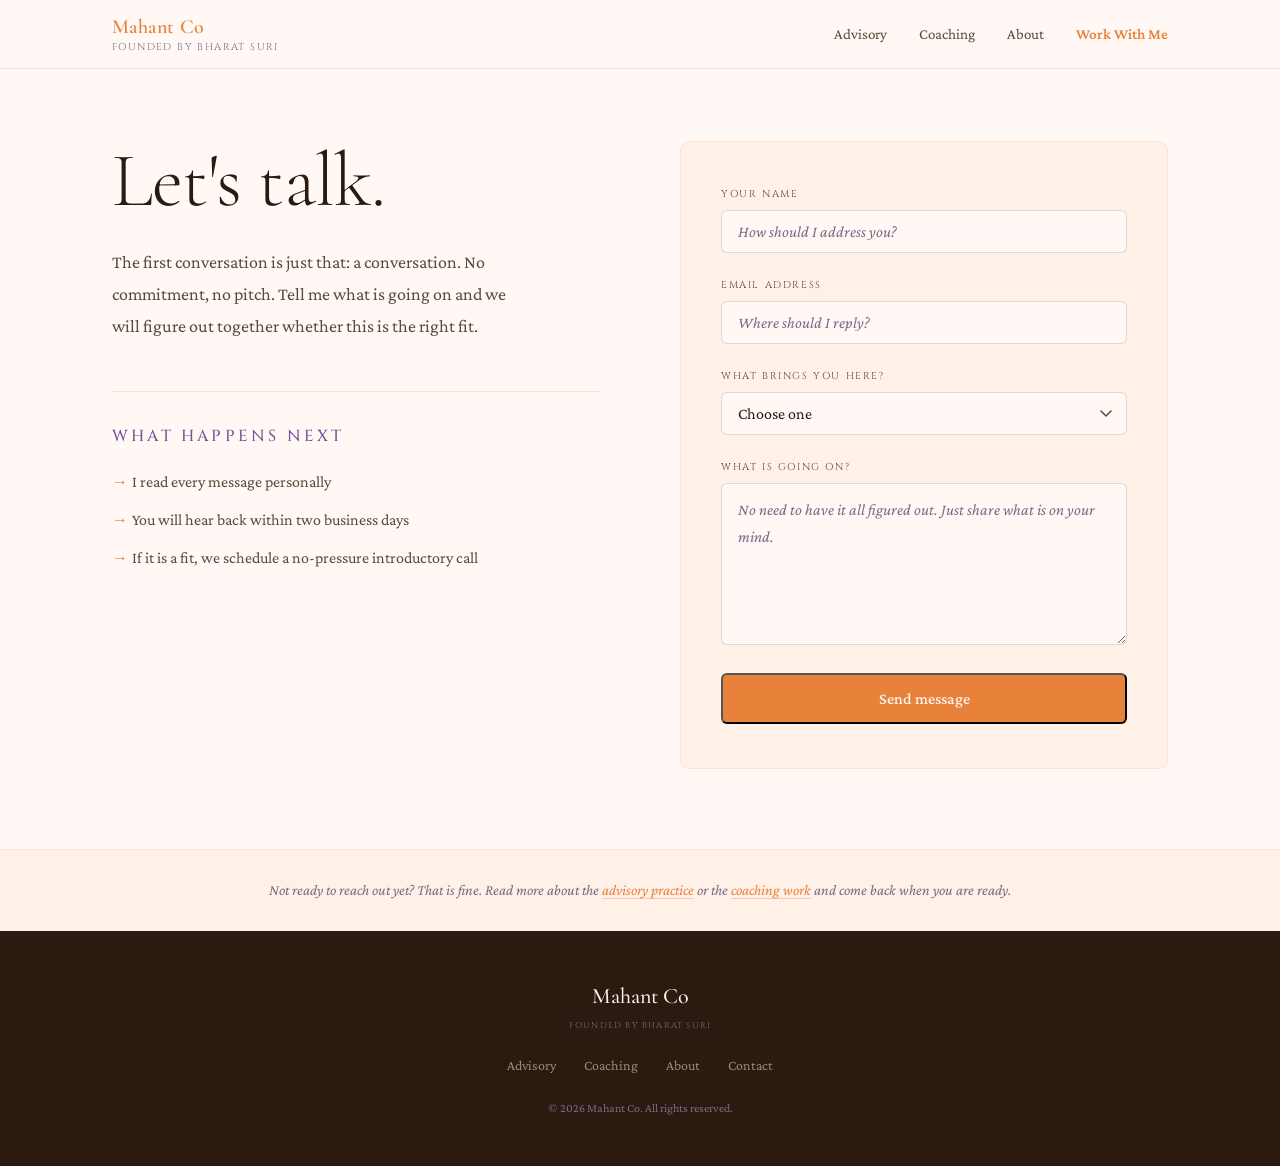
<file: contact.html>
<!DOCTYPE html>
<html lang="en">
<head>
  <meta charset="UTF-8" />
  <meta name="viewport" content="width=device-width, initial-scale=1.0" />
  <title>Work With Me | Mahant Co</title>
  <link rel="icon" type="image/svg+xml" href="favicon.svg" />
  <meta property="og:title" content="Work With Me | Mahant Co" />
  <meta property="og:description" content="The first conversation is just that: a conversation. No commitment, no pitch." />
  <meta property="og:image" content="https://mahantco.com/images/suri-portrait.jpg" />
  <meta property="og:url" content="https://mahantco.com/contact.html" />
  <meta property="og:type" content="website" />
  <meta name="twitter:card" content="summary_large_image" />
  <link rel="preconnect" href="https://fonts.googleapis.com" />
  <link rel="preconnect" href="https://fonts.gstatic.com" crossorigin />
  <link href="https://fonts.googleapis.com/css2?family=Cormorant+Garamond:ital,wght@0,300;0,500;0,700;1,300;1,500&family=Crimson+Pro:ital,wght@0,300;0,400;0,600;1,400&family=Cinzel:wght@400;500;600&display=swap" rel="stylesheet" />
  <link rel="stylesheet" href="css/style.css" />
  <link rel="stylesheet" href="css/contact.css" />
</head>
<body>

  <!-- Navigation -->
  <nav class="nav">
    <div class="nav-inner">
      <a href="index.html" class="nav-logo">
        <span class="nav-logo-name">Mahant Co</span>
        <span class="nav-logo-sub">Founded by Bharat Suri</span>
      </a>
      <ul class="nav-links">
        <li><a href="advisory.html">Advisory</a></li>
        <li><a href="coaching.html">Coaching</a></li>
        <li><a href="about.html">About</a></li>
        <li><a href="contact.html" class="nav-active">Work With Me</a></li>
      </ul>
      <button class="nav-hamburger" aria-label="Open menu">&#9776;</button>
    </div>
  </nav>

  <!-- Hero -->
  <section class="contact-hero">
    <div class="container contact-hero-inner">
      <div class="contact-hero-text">
        <h1 class="contact-heading">Let's talk.</h1>
        <p class="contact-sub">The first conversation is just that: a conversation. No commitment, no pitch. Tell me what is going on and we will figure out together whether this is the right fit.</p>
        <div class="contact-expect">
          <p class="section-label">What happens next</p>
          <ul class="expect-list">
            <li>I read every message personally</li>
            <li>You will hear back within two business days</li>
            <li>If it is a fit, we schedule a no-pressure introductory call</li>
          </ul>
        </div>
      </div>

      <!-- Netlify form -->
      <form class="contact-form" name="contact" method="POST" data-netlify="true" netlify-honeypot="bot-field">
        <input type="hidden" name="form-name" value="contact" />
        <p class="contact-form-hidden" aria-hidden="true">
          <label>Do not fill this out: <input name="bot-field" /></label>
        </p>

        <div class="form-group">
          <label class="form-label" for="name">Your name</label>
          <input class="form-input" type="text" id="name" name="name" placeholder="How should I address you?" required />
        </div>

        <div class="form-group">
          <label class="form-label" for="email">Email address</label>
          <input class="form-input" type="email" id="email" name="email" placeholder="Where should I reply?" required />
        </div>

        <div class="form-group">
          <label class="form-label" for="interest">What brings you here?</label>
          <select class="form-select" id="interest" name="interest">
            <option value="" disabled selected>Choose one</option>
            <option value="advisory">Advisory — Operating Model or AI Readiness</option>
            <option value="coaching">Coaching — Creactive Coaching</option>
            <option value="both">Both practices</option>
            <option value="unsure">Not sure yet — just exploring</option>
          </select>
        </div>

        <div class="form-group">
          <label class="form-label" for="message">What is going on?</label>
          <textarea class="form-textarea" id="message" name="message" rows="5" placeholder="No need to have it all figured out. Just share what is on your mind." required></textarea>
        </div>

        <button type="submit" class="btn btn-primary form-submit">Send message</button>
      </form>
    </div>
  </section>

  <!-- Quiet footer note -->
  <section class="contact-note">
    <div class="container">
      <p class="contact-note-text">Not ready to reach out yet? That is fine. Read more about the <a href="advisory.html">advisory practice</a> or the <a href="coaching.html">coaching work</a> and come back when you are ready.</p>
    </div>
  </section>

  <!-- Footer -->
  <footer class="footer">
    <div class="container footer-inner">
      <div class="footer-brand">
        <span class="footer-name">Mahant Co</span>
        <span class="footer-sub">Founded by Bharat Suri</span>
      </div>
      <div class="footer-links">
        <a href="advisory.html">Advisory</a>
        <a href="coaching.html">Coaching</a>
        <a href="about.html">About</a>
        <a href="contact.html">Contact</a>
      </div>
      <p class="footer-copy">&copy; 2026 Mahant Co. All rights reserved.</p>
    </div>
  </footer>

  <script src="js/main.js"></script>
</body>
</html>
</file>
<file: css/style.css>
/* =============================================
   MAHANT CO — Global Styles
   ============================================= */

/* Fade-in on scroll */
.fade-up {
  opacity: 0;
  transform: translateY(22px);
  transition: opacity 0.6s ease, transform 0.6s ease;
}
.fade-up--visible {
  opacity: 1;
  transform: translateY(0);
}
@media (prefers-reduced-motion: reduce) {
  .fade-up { opacity: 1; transform: none; transition: none; }
}

:root {
  --earth:      #E8823A;
  --earth-dark: #C4611A;
  --sage:       #7A5199;
  --sage-dark:  #5C3A7A;
  --sand:       #FFF0E8;
  --cream:      #FFF8F5;
  --slate:      #7A6B85;
  --gold:       #7A5199;
  --terracotta: #C4611A;
  --ink:        #2A1A10;
  --ink-light:  #5A4A3A;

  --font-display: 'Cormorant Garamond', Georgia, serif;
  --font-body:    'Crimson Pro', Georgia, serif;
  --font-label:   'Cinzel', Georgia, serif;

  --radius: 6px;
  --max-w:  1120px;
  --transition: 0.2s ease;
}

*, *::before, *::after { box-sizing: border-box; margin: 0; padding: 0; }
html { scroll-behavior: smooth; }
body {
  font-family: var(--font-body);
  color: var(--ink);
  background: var(--cream);
  line-height: 1.6;
  font-size: 17px;
}
img { display: block; max-width: 100%; }
a { color: inherit; text-decoration: none; }

.container {
  max-width: var(--max-w);
  margin: 0 auto;
  padding: 0 32px;
}

.section-label {
  font-family: var(--font-label);
  font-size: 16px;
  font-weight: 500;
  letter-spacing: 0.2em;
  text-transform: uppercase;
  color: var(--gold);
  margin-bottom: 16px;
  display: block;
}

.section-heading {
  font-family: var(--font-display);
  font-size: clamp(26px, 3vw, 34px);
  font-weight: 500;
  color: var(--ink);
  line-height: 1.2;
  margin-bottom: 24px;
}

/* --- Buttons --- */
.btn {
  display: inline-block;
  padding: 13px 26px;
  border-radius: var(--radius);
  font-family: var(--font-body);
  font-size: 15px;
  font-weight: 500;
  cursor: pointer;
  transition: background var(--transition), color var(--transition), transform var(--transition);
}
.btn:hover { transform: translateY(-1px); }
.btn-primary { background: var(--earth); color: var(--cream); }
.btn-primary:hover { background: var(--earth-dark); }
.btn-secondary { background: transparent; color: var(--earth); border: 1.5px solid var(--earth); }
.btn-secondary:hover { background: var(--sand); }
.btn-light { background: var(--cream); color: var(--earth); }
.btn-light:hover { background: var(--sand); }

/* =============================================
   NAVIGATION
   ============================================= */
.nav {
  position: sticky;
  top: 0;
  z-index: 100;
  background: var(--cream);
  border-bottom: 1px solid rgba(139,94,60,0.12);
}
.nav-inner {
  max-width: var(--max-w);
  margin: 0 auto;
  padding: 0 32px;
  display: flex;
  align-items: center;
  justify-content: space-between;
  height: 68px;
}
.nav-logo {
  display: flex;
  flex-direction: column;
  line-height: 1.2;
  gap: 2px;
}
.nav-logo-name {
  font-family: var(--font-display);
  font-size: 20px;
  font-weight: 600;
  color: var(--earth);
  letter-spacing: 0.02em;
}
.nav-logo-sub {
  font-family: var(--font-label);
  font-size: 10px;
  font-weight: 400;
  letter-spacing: 0.14em;
  text-transform: uppercase;
  color: var(--slate);
}
.nav-links {
  display: flex;
  align-items: center;
  gap: 32px;
  list-style: none;
}
.nav-links a {
  font-family: var(--font-body);
  font-size: 15px;
  color: var(--ink-light);
  transition: color var(--transition);
}
.nav-links a:hover { color: var(--earth); }
.nav-cta {
  background: var(--earth) !important;
  color: var(--cream) !important;
  padding: 9px 18px;
  border-radius: var(--radius);
  font-size: 14px !important;
}
.nav-cta:hover { background: var(--earth-dark) !important; }
.nav-hamburger { display: none; background: none; border: none; font-size: 22px; cursor: pointer; color: var(--ink); }

/* =============================================
   HERO
   ============================================= */
.hero {
  display: grid;
  grid-template-columns: 1fr 320px;
  align-items: center;
  gap: 60px;
  max-width: var(--max-w);
  margin: 0 auto;
  padding: 80px 32px;
  min-height: calc(90vh - 68px);
}
.hero-eyebrow {
  font-family: var(--font-label);
  font-size: 10px;
  font-weight: 500;
  letter-spacing: 0.18em;
  text-transform: uppercase;
  color: var(--gold);
  margin-bottom: 18px;
  display: block;
}
.hero-heading {
  font-family: var(--font-display);
  font-size: clamp(34px, 4vw, 50px);
  font-weight: 500;
  line-height: 1.15;
  color: var(--ink);
  margin-bottom: 20px;
}
.hero-sub {
  font-family: var(--font-body);
  font-size: 18px;
  color: var(--ink-light);
  line-height: 1.7;
  max-width: 440px;
  margin-bottom: 36px;
}
.hero-actions { display: flex; gap: 14px; flex-wrap: wrap; }

.hero-image-placeholder { display: flex; justify-content: center; align-items: center; }
.hero-photo-frame {
  width: 200px;
  height: 200px;
  border-radius: 50%;
  overflow: hidden;
  border: 2px solid rgba(232,130,58,0.35);
  box-shadow: 0 4px 24px rgba(42,26,16,0.12);
}
.hero-photo-img {
  width: 100%;
  height: 100%;
  object-fit: cover;
  object-position: center top;
  display: block;
}
.hero-photo-label {
  font-family: var(--font-body);
  font-size: 11px;
  color: var(--slate);
  font-style: italic;
  text-align: center;
  padding: 0 16px;
}

/* =============================================
   QUOTE BAND
   ============================================= */
.quote-band {
  background: var(--earth);
  padding: 36px 32px;
  text-align: center;
}
.quote-band .container { max-width: 680px; }
.quote-text {
  font-family: var(--font-display);
  font-size: clamp(18px, 2.2vw, 24px);
  font-weight: 400;
  color: var(--cream);
  font-style: italic;
  line-height: 1.6;
  margin-bottom: 12px;
}
.quote-source {
  font-family: var(--font-label);
  font-size: 13px;
  color: var(--cream);
  opacity: 0.75;
  letter-spacing: 0.14em;
  text-transform: uppercase;
}

/* =============================================
   NAME LEGACY
   ============================================= */
.name-legacy {
  background: var(--sand);
  padding: 96px 32px;
}
.name-legacy-inner {
  display: grid;
  grid-template-columns: 1fr 1fr;
  gap: 80px;
  align-items: start;
}
.name-legacy-body {
  font-size: 17px;
  color: var(--ink-light);
  line-height: 1.85;
  margin-bottom: 20px;
}
.name-legacy-body em {
  font-style: italic;
  color: var(--earth);
}
.name-legacy-pull {
  display: flex;
  flex-direction: column;
  justify-content: center;
  padding: 48px 44px;
  background: var(--earth);
  border-radius: 10px;
}
.name-pull-quote {
  font-family: var(--font-display);
  font-size: clamp(22px, 2.4vw, 30px);
  font-style: italic;
  font-weight: 400;
  color: var(--cream);
  line-height: 1.55;
  margin-bottom: 18px;
}
.name-pull-cite {
  font-family: var(--font-label);
  font-size: 10px;
  letter-spacing: 0.14em;
  text-transform: uppercase;
  color: var(--gold);
  font-style: normal;
}

/* =============================================
   PRACTICES
   ============================================= */
.practices {
  padding: 56px 32px 96px;
  background: var(--cream);
}
.practices .section-label { text-align: center; }
.practices .section-heading { text-align: center; }
.practices-grid {
  display: grid;
  grid-template-columns: 1fr 1fr;
  gap: 28px;
  margin-top: 48px;
}
.practice-card {
  padding: 44px 36px;
  border-radius: 10px;
  transition: transform var(--transition), box-shadow var(--transition);
}
.practice-card:hover {
  transform: translateY(-3px);
  box-shadow: 0 16px 48px rgba(44,44,44,0.09);
}
.practice-advisory { background: var(--sand); border: 1px solid rgba(139,94,60,0.15); }
.practice-coaching { background: #ECF0EC; border: 1px solid rgba(61,90,71,0.15); }
.practice-icon { font-size: 24px; margin-bottom: 18px; }
.practice-advisory .practice-icon { color: var(--earth); }
.practice-coaching .practice-icon { color: var(--sage); }
.practice-name {
  font-family: var(--font-display);
  font-size: 24px;
  font-weight: 500;
  color: var(--ink);
  margin-bottom: 2px;
}
.practice-tag {
  font-family: var(--font-label);
  font-size: 9px;
  letter-spacing: 0.12em;
  text-transform: uppercase;
  margin-bottom: 18px;
  display: block;
}
.practice-advisory .practice-tag { color: var(--earth); }
.practice-coaching .practice-tag { color: var(--sage); }
.practice-desc {
  font-size: 16px;
  color: var(--ink-light);
  line-height: 1.75;
  margin-bottom: 22px;
}
.practice-tracks { list-style: none; margin-bottom: 28px; }
.practice-tracks li {
  font-size: 14px;
  color: var(--ink);
  padding: 7px 0;
  border-bottom: 1px solid rgba(44,44,44,0.07);
}
.practice-tracks li::before { content: '→  '; color: var(--gold); }
.practice-link {
  font-size: 14px;
  font-weight: 600;
  transition: color var(--transition);
}
.practice-advisory .practice-link { color: var(--earth); }
.practice-coaching .practice-link { color: var(--sage); }
.practice-link:hover { color: var(--terracotta); }

/* =============================================
   CREDIBILITY
   ============================================= */
.credibility {
  background: var(--sand);
  padding: 48px 32px;
  text-align: center;
}
.credibility .section-label { color: var(--earth); }
.credibility-intro {
  font-family: var(--font-body);
  font-size: 16px;
  color: var(--ink-light);
  margin-bottom: 28px;
}
.credibility-logos {
  display: flex;
  flex-wrap: wrap;
  align-items: center;
  justify-content: center;
  gap: 8px;
  margin-bottom: 32px;
}
.cred-item {
  font-family: var(--font-body);
  font-size: 16px;
  font-weight: 500;
  color: var(--ink);
}
.cred-divider { color: var(--earth); font-size: 18px; }
.geo-journey {
  display: flex;
  flex-direction: column;
  align-items: center;
  gap: 12px;
  padding-top: 4px;
}
.geo-journey-label {
  font-family: var(--font-label);
  font-size: 10px;
  letter-spacing: 0.18em;
  text-transform: uppercase;
  color: var(--earth);
}
.geo-journey-strip {
  display: flex;
  align-items: center;
  gap: 16px;
  flex-wrap: nowrap;
  justify-content: center;
}
.geo-stop {
  display: flex;
  flex-direction: column;
  align-items: center;
  gap: 8px;
}
.geo-flag {
  font-size: 40px;
  line-height: 1;
}
.geo-city {
  font-family: var(--font-label);
  font-size: 12px;
  letter-spacing: 0.16em;
  text-transform: uppercase;
  color: var(--ink-light);
}
.geo-arrow {
  color: var(--earth);
  font-size: 16px;
  opacity: 0.5;
  margin-bottom: 20px;
}
.geo-journey-sub {
  font-family: var(--font-display);
  font-size: 18px;
  font-style: italic;
  color: var(--ink-light);
  letter-spacing: 0.01em;
}

/* =============================================
   ABOUT TEASER
   ============================================= */
.about-teaser { padding: 96px 32px; background: var(--cream); }
.about-teaser-inner {
  display: grid;
  grid-template-columns: 1fr 1fr;
  gap: 72px;
  align-items: center;
}
.about-teaser-body {
  font-size: 17px;
  color: var(--ink-light);
  line-height: 1.85;
  margin-bottom: 20px;
}
.about-teaser-body em { font-style: italic; color: var(--earth); }
.about-teaser-quote {
  padding: 44px;
  background: var(--sand);
  border-left: 3px solid var(--gold);
  border-radius: 0 10px 10px 0;
}
.about-quote {
  font-family: var(--font-display);
  font-size: clamp(19px, 2vw, 23px);
  font-style: italic;
  color: var(--ink);
  line-height: 1.6;
  margin-bottom: 14px;
}
.about-teaser-quote cite {
  font-family: var(--font-label);
  font-size: 9px;
  color: var(--slate);
  letter-spacing: 0.12em;
  text-transform: uppercase;
}

/* =============================================
   CTA
   ============================================= */
.cta-section {
  background: var(--sage);
  padding: 96px 32px;
  text-align: center;
}
.cta-heading {
  font-family: var(--font-display);
  font-size: clamp(28px, 3.2vw, 40px);
  font-weight: 500;
  color: var(--sand);
  margin-bottom: 14px;
}
.cta-sub {
  font-family: var(--font-body);
  font-size: 18px;
  color: rgba(242,232,217,0.78);
  max-width: 500px;
  margin: 0 auto 36px;
  line-height: 1.7;
}

/* =============================================
   FOOTER
   ============================================= */
.footer { background: #2A1A10; padding: 48px 32px; }
.footer-inner {
  display: flex;
  flex-direction: column;
  align-items: center;
  gap: 22px;
  text-align: center;
}
.footer-brand { display: flex; flex-direction: column; gap: 4px; }
.footer-name {
  font-family: var(--font-display);
  font-size: 22px;
  font-weight: 500;
  color: var(--sand);
}
.footer-sub {
  font-family: var(--font-label);
  font-size: 8.5px;
  color: var(--slate);
  letter-spacing: 0.14em;
  text-transform: uppercase;
}
.footer-links { display: flex; gap: 28px; flex-wrap: wrap; justify-content: center; }
.footer-links a {
  font-family: var(--font-body);
  font-size: 14px;
  color: rgba(242,232,217,0.55);
  transition: color var(--transition);
}
.footer-links a:hover { color: var(--gold); }
.footer-copy { font-size: 12px; color: var(--slate); }

/* =============================================
   RESPONSIVE
   ============================================= */
@media (max-width: 900px) {
  .hero { grid-template-columns: 1fr; padding: 56px 24px; min-height: auto; }
  .hero-image-placeholder { display: none; }
  .name-legacy-inner { grid-template-columns: 1fr; gap: 40px; }
  .practices-grid { grid-template-columns: 1fr; }
  .about-teaser-inner { grid-template-columns: 1fr; gap: 36px; }
  .nav-links { display: none; }
  .nav-hamburger { display: block; }
  .credibility-stats { gap: 36px; }
  body { font-size: 16px; line-height: 1.7; }
  .section-heading { font-size: clamp(26px, 6vw, 40px); line-height: 1.2; }
  .hero-heading { font-size: clamp(36px, 9vw, 56px); line-height: 1.1; }
  .page-hero-heading { font-size: clamp(32px, 8vw, 52px); }
  .container { padding-left: 20px; padding-right: 20px; }
  .geo-flag { font-size: 28px; }
  .geo-city { font-size: 10px; letter-spacing: 0.1em; }
  .geo-arrow { font-size: 12px; }
  .cta-section { padding: 56px 20px; }
  .cta-heading { font-size: clamp(28px, 7vw, 44px); }
  .quote-band { padding: 28px 20px; }
  .quote-text { font-size: clamp(16px, 4vw, 22px); }
  .footer-inner { grid-template-columns: 1fr; gap: 24px; text-align: center; }
  .footer-links { justify-content: center; }
}

/* Mobile nav open state */
.nav-links.nav-open {
  display: flex;
  flex-direction: column;
  position: absolute;
  top: 100%;
  left: 0;
  right: 0;
  background: var(--cream);
  border-top: 1px solid rgba(42,26,16,0.08);
  border-bottom: 1px solid rgba(42,26,16,0.08);
  padding: 16px 0;
  z-index: 999;
  box-shadow: 0 8px 24px rgba(42,26,16,0.08);
}
.nav-links.nav-open li { width: 100%; }
.nav-links.nav-open a,
.nav-links.nav-open a.nav-cta {
  display: block;
  padding: 12px 32px;
  border-radius: 0;
  background: transparent;
  color: var(--ink);
  font-size: 15px;
}
.nav-links.nav-open a:hover { color: var(--earth); background: rgba(232,130,58,0.05); }
</file>
<file: css/about.css>
/* =============================================
   ABOUT PAGE — Specific Styles
   ============================================= */

.nav-active { color: var(--earth) !important; font-weight: 600; }

/* Hero */
.about-hero {
  background: var(--cream);
  padding: 80px 32px 64px;
  border-bottom: 1px solid rgba(232,130,58,0.12);
}
.about-hero-inner {
  display: grid;
  grid-template-columns: 1fr 320px;
  gap: 60px;
  align-items: center;
}
.about-hero-heading {
  font-family: var(--font-display);
  font-size: clamp(48px, 6vw, 80px);
  font-weight: 300;
  color: var(--ink);
  line-height: 1.05;
  margin-bottom: 28px;
  letter-spacing: -0.01em;
}
.about-hero-sub {
  font-family: var(--font-body);
  font-size: 19px;
  color: var(--ink-light);
  line-height: 1.75;
  max-width: 480px;
}

/* Hero photo */
.about-hero-photo {
  display: flex;
  justify-content: center;
}
.about-photo-frame {
  width: 260px;
  height: 320px;
  border-radius: 8px;
  overflow: hidden;
  border: 1.5px solid rgba(232,130,58,0.3);
  box-shadow: 0 4px 20px rgba(42,26,16,0.1);
}
.about-photo-img {
  width: 100%;
  height: 100%;
  object-fit: cover;
  object-position: center top;
  display: block;
}
.about-photo-label {
  font-family: var(--font-body);
  font-size: 12px;
  color: var(--slate);
  font-style: italic;
  text-align: center;
  padding: 0 20px;
  line-height: 1.6;
}

/* Opening section */
.about-opening {
  background: var(--cream);
  padding: 72px 32px;
}
.about-opening-inner {
  display: grid;
  grid-template-columns: 1fr 260px;
  gap: 72px;
  align-items: start;
}
.about-body {
  font-family: var(--font-body);
  font-size: 17px;
  color: var(--ink-light);
  line-height: 1.85;
  margin-bottom: 20px;
}
.about-stat {
  padding: 20px 0;
}
.about-stat-num {
  display: block;
  font-family: var(--font-display);
  font-size: 36px;
  font-weight: 500;
  color: var(--earth);
  margin-bottom: 4px;
}
.about-stat-label {
  display: block;
  font-family: var(--font-body);
  font-size: 14px;
  color: var(--ink-light);
  line-height: 1.4;
}
.about-stat-divider {
  height: 1px;
  background: rgba(232,130,58,0.18);
}

/* Inside work section */
.about-inside {
  background: var(--sand);
  padding: 72px 32px;
}
.about-inside-grid {
  display: grid;
  grid-template-columns: 1fr 300px;
  gap: 64px;
  align-items: start;
  margin-top: 36px;
}
.about-son-frame {
  width: 100%;
  aspect-ratio: 4 / 5;
  border-radius: 8px;
  overflow: hidden;
  border: 1.5px solid rgba(232,130,58,0.3);
  box-shadow: 0 4px 20px rgba(42,26,16,0.1);
  margin-bottom: 16px;
  position: relative;
}
.about-son-img {
  position: absolute;
  top: 0; left: 0;
  width: 100%;
  height: 100%;
  object-fit: cover;
  object-position: center top;
  display: block;
}
.about-son-caption {
  font-family: var(--font-display);
  font-size: 15px;
  font-style: italic;
  color: var(--ink-light);
  text-align: center;
  line-height: 1.5;
}

/* The name section */
.about-name {
  background: var(--ink);
  padding: 72px 32px;
}
.about-name-inner {
  display: grid;
  grid-template-columns: 1fr 1fr;
  gap: 72px;
  align-items: center;
}
.about-name .section-label { color: var(--earth); }
.about-name .section-heading { color: var(--sand); }
.about-name .about-body { color: rgba(242,232,217,0.72); }
.about-pull-quote {
  font-family: var(--font-display);
  font-size: clamp(20px, 2.2vw, 26px);
  font-style: italic;
  font-weight: 400;
  color: var(--sand);
  line-height: 1.6;
  padding: 40px 44px;
  border-left: 3px solid var(--earth);
  background: rgba(255,248,245,0.04);
  border-radius: 0 8px 8px 0;
}

/* Two practices */
.about-practices {
  background: var(--cream);
  padding: 72px 32px;
}
.about-practices-grid {
  display: grid;
  grid-template-columns: 1fr 1fr;
  gap: 24px;
  margin-top: 40px;
}
.about-practice-card {
  display: block;
  padding: 40px 36px;
  border-radius: 10px;
  text-decoration: none;
  transition: transform 0.2s ease, box-shadow 0.2s ease;
}
.about-practice-card:hover {
  transform: translateY(-3px);
  box-shadow: 0 16px 40px rgba(42,26,16,0.09);
}
.about-practice-advisory {
  background: var(--sand);
  border: 1px solid rgba(232,130,58,0.2);
}
.about-practice-coaching {
  background: #ECF0EC;
  border: 1px solid rgba(122,81,153,0.15);
}
.about-practice-name {
  font-family: var(--font-display);
  font-size: 26px;
  font-weight: 500;
  color: var(--ink);
  margin-bottom: 4px;
}
.about-practice-tag {
  font-family: var(--font-label);
  font-size: 9px;
  letter-spacing: 0.12em;
  text-transform: uppercase;
  display: block;
  margin-bottom: 18px;
}
.about-practice-advisory .about-practice-tag { color: var(--earth); }
.about-practice-coaching .about-practice-tag { color: var(--sage); }
.about-practice-desc {
  font-family: var(--font-body);
  font-size: 16px;
  color: var(--ink-light);
  line-height: 1.75;
  margin-bottom: 24px;
}
.about-practice-link {
  font-family: var(--font-body);
  font-size: 14px;
  font-weight: 600;
}
.about-practice-advisory .about-practice-link { color: var(--earth); }
.about-practice-coaching .about-practice-link { color: var(--sage); }

/* Responsive */
@media (max-width: 900px) {
  /* Hero */
  .about-hero { padding: 40px 20px 48px; }
  .about-hero-inner { grid-template-columns: 1fr; gap: 32px; }
  .about-hero-photo { display: flex; justify-content: center; order: -1; }
  .about-photo-frame { width: 180px; height: 220px; }
  /* Opening */
  .about-opening { padding: 48px 20px; }
  .about-opening-inner { grid-template-columns: 1fr; gap: 32px; }
  /* Inside work */
  .about-inside { padding: 48px 20px; }
  .about-inside-grid { grid-template-columns: 1fr; }
  .about-son-frame { max-width: 300px; margin: 0 auto 16px; }
  .about-son-img { position: absolute; top: 0; left: 0; width: 100%; height: 100%; object-fit: cover; object-position: center top; display: block; }
  /* Name section */
  .about-name { padding: 48px 20px; }
  .about-name-inner { grid-template-columns: 1fr; gap: 40px; }
  /* Practices */
  .about-practices { padding: 48px 20px; }
  .about-practices-grid { grid-template-columns: 1fr; gap: 20px; }
  .about-practices-grid { grid-template-columns: 1fr; }
}
</file>
<file: css/advisory.css>
/* =============================================
   ADVISORY PAGE — Specific Styles
   ============================================= */

/* Active nav link */
.nav-active { color: var(--earth) !important; font-weight: 600; }

/* Page hero */
.page-hero {
  background: var(--cream);
  padding: 80px 32px 56px;
  border-bottom: 1px solid rgba(232,130,58,0.12);
}
.page-hero-heading {
  font-family: var(--font-display);
  font-size: clamp(48px, 6vw, 72px);
  font-weight: 500;
  color: var(--ink);
  line-height: 1.05;
  margin-bottom: 20px;
}
.page-hero-sub {
  font-family: var(--font-body);
  font-size: 20px;
  color: var(--ink-light);
  line-height: 1.7;
  max-width: 600px;
}

/* Tracks intro */
.tracks-intro {
  background: var(--cream);
  padding: 56px 32px 64px;
}
.tracks-cards {
  display: grid;
  grid-template-columns: 1fr 1fr;
  gap: 24px;
  margin: 32px 0 24px;
}
.tracks-card {
  display: block;
  padding: 44px 40px;
  border-radius: 10px;
  text-decoration: none;
  transition: transform 0.2s ease, box-shadow 0.2s ease;
}
.tracks-card:hover {
  transform: translateY(-4px);
  box-shadow: 0 24px 56px rgba(42,26,16,0.14);
}
.tracks-card-advisory {
  background: var(--earth);
  color: var(--cream);
}
.tracks-card-ai {
  background: var(--sage);
  color: var(--cream);
}
.tracks-card-num {
  font-family: var(--font-display);
  font-size: 64px;
  font-weight: 300;
  line-height: 1;
  opacity: 0.22;
  display: block;
  margin-bottom: 12px;
}
.tracks-card-title {
  font-family: var(--font-display);
  font-size: clamp(22px, 2.4vw, 28px);
  font-weight: 500;
  line-height: 1.2;
  color: var(--cream);
  margin-bottom: 16px;
}
.tracks-card-body {
  font-family: var(--font-body);
  font-size: 16px;
  line-height: 1.75;
  color: rgba(255,248,245,0.82);
  margin-bottom: 28px;
}
.tracks-card-cta {
  font-family: var(--font-body);
  font-size: 14px;
  font-weight: 600;
  color: rgba(255,248,245,0.9);
  letter-spacing: 0.02em;
}
.tracks-intro-caption {
  font-family: var(--font-body);
  font-size: 16px;
  color: var(--ink-light);
  font-style: italic;
  text-align: center;
}

/* Track sections */
.track-section {
  padding: 56px 32px;
  background: var(--cream);
}
.track-section-alt {
  background: var(--sand);
}

.track-header {
  margin-bottom: 36px;
  padding-bottom: 20px;
  border-bottom: 1px solid rgba(232,130,58,0.15);
}
.track-label {
  font-family: var(--font-label);
  font-size: 10px;
  letter-spacing: 0.18em;
  text-transform: uppercase;
  color: var(--earth);
  margin-bottom: 8px;
}
.track-title {
  font-family: var(--font-display);
  font-size: clamp(28px, 3.5vw, 40px);
  font-weight: 500;
  color: var(--ink);
  line-height: 1.15;
}

/* Problem block */
.problem-block {
  margin-bottom: 40px;
  max-width: 800px;
}
.problem-heading {
  font-family: var(--font-label);
  font-size: 11px;
  letter-spacing: 0.14em;
  text-transform: uppercase;
  color: var(--earth);
  margin-bottom: 16px;
}
.problem-statement {
  font-family: var(--font-display);
  font-size: clamp(20px, 2.5vw, 26px);
  font-style: italic;
  font-weight: 400;
  color: var(--ink);
  line-height: 1.45;
  margin-bottom: 20px;
}
.problem-body {
  font-family: var(--font-body);
  font-size: 17px;
  color: var(--ink-light);
  line-height: 1.85;
  margin-bottom: 14px;
}
.problem-body strong {
  color: var(--earth);
  font-weight: 600;
}

/* Who block */
.who-block {
  background: var(--sand);
  border-left: 3px solid var(--earth);
  padding: 24px 28px;
  border-radius: 0 8px 8px 0;
  margin-bottom: 40px;
  max-width: 800px;
}
.track-section-alt .who-block {
  background: var(--cream);
}
.who-heading {
  font-family: var(--font-label);
  font-size: 11px;
  letter-spacing: 0.14em;
  text-transform: uppercase;
  color: var(--earth);
  margin-bottom: 12px;
}
.who-body {
  font-family: var(--font-body);
  font-size: 17px;
  color: var(--ink-light);
  line-height: 1.85;
}

/* Before / After */
.before-after { margin-bottom: 24px; }
.ba-heading {
  font-family: var(--font-display);
  font-size: 22px;
  font-weight: 500;
  color: var(--ink);
  margin-bottom: 24px;
}
.ba-grid {
  display: grid;
  grid-template-columns: 1fr 1fr;
  gap: 2px;
  border-radius: 8px;
  overflow: hidden;
}
.ba-col {
  padding: 32px 28px;
}
.ba-before {
  background: rgba(42,26,16,0.04);
}
.ba-after {
  background: rgba(232,130,58,0.08);
}
.ba-col-label {
  font-family: var(--font-label);
  font-size: 10px;
  letter-spacing: 0.14em;
  text-transform: uppercase;
  margin-bottom: 16px;
}
.ba-before .ba-col-label { color: var(--slate); }
.ba-after .ba-col-label { color: var(--earth); }
.ba-list {
  list-style: none;
  display: flex;
  flex-direction: column;
  gap: 12px;
}
.ba-list li {
  font-family: var(--font-body);
  font-size: 15px;
  color: var(--ink-light);
  line-height: 1.6;
  padding-left: 20px;
  position: relative;
}
.ba-before .ba-list li::before {
  content: '×';
  position: absolute;
  left: 0;
  color: var(--slate);
  font-size: 14px;
}
.ba-after .ba-list li::before {
  content: '→';
  position: absolute;
  left: 0;
  color: var(--earth);
  font-size: 14px;
}

/* Track record */
.track-record {
  background: var(--ink);
  padding: 72px 32px;
}
.track-record .section-label { color: var(--earth); }
.track-record .section-heading { color: var(--sand); }
.record-grid {
  display: grid;
  grid-template-columns: repeat(3, 1fr);
  gap: 2px;
  margin-top: 36px;
}
.record-card {
  background: rgba(255,240,232,0.04);
  padding: 32px 28px;
  border: 1px solid rgba(232,130,58,0.1);
  border-radius: 6px;
  transition: background 0.2s ease;
}
.record-card:hover { background: rgba(255,240,232,0.07); }
.record-company {
  font-family: var(--font-display);
  font-size: 20px;
  font-weight: 500;
  color: var(--earth);
  margin-bottom: 4px;
}
.record-role {
  font-family: var(--font-label);
  font-size: 9px;
  letter-spacing: 0.1em;
  text-transform: uppercase;
  color: var(--slate);
  margin-bottom: 20px;
}
.record-results {
  list-style: none;
  display: flex;
  flex-direction: column;
  gap: 10px;
}
.record-results li {
  font-family: var(--font-body);
  font-size: 14px;
  color: rgba(242,232,217,0.7);
  line-height: 1.6;
  padding-left: 14px;
  position: relative;
}
.record-results li::before {
  content: '·';
  position: absolute;
  left: 0;
  color: var(--earth);
}
.record-results li strong {
  color: var(--sand);
  font-weight: 600;
}

/* Why Me */
.why-me {
  background: var(--sand);
  padding: 72px 32px;
}
.why-me-inner {
  display: grid;
  grid-template-columns: 1fr 1fr;
  gap: 80px;
  align-items: start;
}
.why-me-body {
  font-family: var(--font-body);
  font-size: 17px;
  color: var(--ink-light);
  line-height: 1.85;
  margin-bottom: 20px;
}
.why-me-aside {
  padding-top: 12px;
}
.credential-block {
  padding: 22px 0;
}
.credential-num {
  display: block;
  font-family: var(--font-display);
  font-size: 38px;
  font-weight: 500;
  color: var(--earth);
  margin-bottom: 4px;
}
.credential-label {
  display: block;
  font-family: var(--font-body);
  font-size: 15px;
  color: var(--ink-light);
  line-height: 1.5;
}
.credential-divider {
  height: 1px;
  background: rgba(232,130,58,0.2);
}

/* Responsive */
@media (max-width: 900px) {
  .page-hero { padding: 40px 20px 48px; }
  .track-section { padding: 48px 20px; }
  .track-record { padding: 48px 20px; }
  .why-me { padding: 48px 20px; }
  .ba-grid { grid-template-columns: 1fr; gap: 16px; }
  .record-grid { grid-template-columns: 1fr; gap: 16px; }
  .why-me-inner { grid-template-columns: 1fr; gap: 40px; }
  .tracks-nav { flex-direction: column; }
  .tracks-cards { grid-template-columns: 1fr; }
  .tracks-card { padding: 36px 28px; }
  .tracks-card-num { font-size: 48px; }
}
</file>
<file: css/coaching.css>
/* =============================================
   COACHING PAGE — Specific Styles
   ============================================= */

.nav-active { color: var(--sage) !important; font-weight: 600; }

/* Hero — override page-hero padding to be tighter */
.coaching-hero {
  background: #ECF0EC;
  border-bottom: 1px solid rgba(122,81,153,0.12);
  padding: 56px 32px 44px;
}
.coaching-hero .section-label { color: var(--sage); margin-bottom: 12px; }
.coaching-hero .page-hero-heading { color: var(--ink); margin-bottom: 16px; }
.coaching-hero .page-hero-sub { font-size: 18px; }

/* Tighter quote band on coaching page */
.coaching-hero + .quote-band {
  padding: 24px 32px;
}
.coaching-hero + .quote-band .quote-text {
  font-size: clamp(15px, 1.8vw, 19px);
}

/* Problem section */
.coaching-problem {
  background: var(--cream);
  padding: 72px 32px;
}
.coaching-problem-grid {
  display: grid;
  grid-template-columns: 1fr 300px;
  gap: 64px;
  align-items: center;
  margin-top: 36px;
}
.coaching-body {
  font-family: var(--font-body);
  font-size: 17px;
  color: var(--ink-light);
  line-height: 1.85;
  margin-bottom: 18px;
}
.coaching-body strong { color: var(--sage); font-weight: 600; }

/* Gap visual */
.coaching-gap-visual {
  display: flex;
  flex-direction: column;
  align-items: center;
  gap: 0;
}
.gap-item {
  width: 100%;
  padding: 22px 24px;
  border-radius: 8px;
  text-align: center;
}
.gap-item-insight {
  background: rgba(232,130,58,0.1);
  border: 1.5px solid rgba(232,130,58,0.3);
}
.gap-item-embodiment {
  background: rgba(122,81,153,0.08);
  border: 1.5px solid rgba(122,81,153,0.25);
}
.gap-item-label {
  display: block;
  font-family: var(--font-display);
  font-size: 20px;
  font-weight: 500;
  color: var(--ink);
  margin-bottom: 4px;
}
.gap-item-insight .gap-item-label { color: var(--earth); }
.gap-item-embodiment .gap-item-label { color: var(--sage); }
.gap-item-desc {
  display: block;
  font-family: var(--font-body);
  font-size: 13px;
  color: var(--ink-light);
  font-style: italic;
}
.gap-arrow-wrap {
  display: flex;
  flex-direction: column;
  align-items: center;
  gap: 6px;
  padding: 12px 0;
}
.gap-line {
  width: 1px;
  height: 20px;
  background: var(--slate);
  opacity: 0.4;
}
.gap-middle-label {
  font-family: var(--font-label);
  font-size: 9px;
  letter-spacing: 0.16em;
  text-transform: uppercase;
  color: var(--slate);
}

/* Who section */
.coaching-who {
  background: var(--sand);
  padding: 72px 32px;
}
.coaching-who .section-heading {
  max-width: 700px;
  margin-bottom: 36px;
}
.coaching-who-grid {
  display: grid;
  grid-template-columns: 1fr 1fr;
  gap: 32px;
}
.coaching-who-card {
  background: var(--cream);
  padding: 32px 28px;
  border-radius: 8px;
  border-left: 3px solid var(--sage);
}
.coaching-who-body {
  font-family: var(--font-body);
  font-size: 17px;
  color: var(--ink-light);
  line-height: 1.85;
}

/* Model section */
.coaching-model {
  background: var(--cream);
  padding: 72px 32px;
}
.coaching-model-intro {
  font-family: var(--font-body);
  font-size: 18px;
  color: var(--ink-light);
  line-height: 1.7;
  max-width: 600px;
  margin-bottom: 56px;
}
.coaching-arc-wrap {
  display: grid;
  grid-template-columns: 420px 1fr;
  gap: 56px;
  align-items: center;
}
.coaching-arc-svg-wrap {
  display: flex;
  justify-content: center;
}
.coaching-arc-svg {
  width: 100%;
  max-width: 400px;
  height: auto;
}

/* Phase descriptions */
.coaching-arc-phases {
  display: flex;
  flex-direction: column;
  gap: 32px;
}
.arc-phase {
  display: flex;
  gap: 20px;
  align-items: flex-start;
}
.arc-phase-dot {
  width: 14px;
  height: 14px;
  border-radius: 50%;
  flex-shrink: 0;
  margin-top: 5px;
}
.arc-phase-dot-1 { background: var(--earth); }
.arc-phase-dot-2 { background: var(--earth-dark); }
.arc-phase-dot-3 { background: var(--sage); }
.arc-phase-name {
  font-family: var(--font-display);
  font-size: 20px;
  font-weight: 500;
  color: var(--ink);
  margin-bottom: 8px;
}
.arc-phase-desc {
  font-family: var(--font-body);
  font-size: 16px;
  color: var(--ink-light);
  line-height: 1.8;
}

/* Structure section */
.coaching-structure {
  background: var(--sand);
  padding: 72px 32px 48px;
}
.structure-grid {
  display: grid;
  grid-template-columns: repeat(3, 1fr);
  gap: 24px;
  margin: 40px 0 56px;
}
.structure-card {
  background: var(--cream);
  padding: 36px 28px;
  border-radius: 8px;
  border-top: 3px solid var(--sage);
}
.structure-num {
  display: block;
  font-family: var(--font-display);
  font-size: clamp(28px, 3vw, 42px);
  font-weight: 300;
  color: var(--sage);
  line-height: 1.1;
  margin-bottom: 8px;
}
.structure-title {
  font-family: var(--font-label);
  font-size: 11px;
  letter-spacing: 0.14em;
  text-transform: uppercase;
  color: var(--ink);
  margin-bottom: 14px;
}
.structure-desc {
  font-family: var(--font-body);
  font-size: 15px;
  color: var(--ink-light);
  line-height: 1.75;
}

/* Parker Palmer pull quote */
.coaching-pull-quote {
  max-width: 680px;
  margin: 0 auto;
  text-align: center;
  padding: 36px 0 0;
  border-top: 1px solid rgba(122,81,153,0.15);
}
.coaching-pull-text {
  font-family: var(--font-display);
  font-size: clamp(20px, 2.2vw, 26px);
  font-style: italic;
  font-weight: 400;
  color: var(--ink);
  line-height: 1.6;
  margin-bottom: 12px;
}
.coaching-pull-cite {
  font-family: var(--font-label);
  font-size: 10px;
  letter-spacing: 0.16em;
  text-transform: uppercase;
  color: var(--sage);
  display: block;
  margin-bottom: 20px;
}
.coaching-pull-context {
  font-family: var(--font-body);
  font-size: 15px;
  color: var(--ink-light);
  font-style: italic;
  line-height: 1.7;
}

/* Distinction section */
.coaching-distinction {
  background: var(--sand);
  padding: 48px 32px 72px;
}
.coaching-distinction .section-label { color: var(--sage); }
.distinction-grid {
  display: grid;
  grid-template-columns: 1fr 1fr;
  gap: 24px;
  margin: 36px 0 36px;
}
.distinction-card {
  padding: 36px 32px;
  border-radius: 8px;
}
.distinction-creactive {
  background: var(--cream);
  border: 1.5px solid rgba(122,81,153,0.3);
}
.distinction-therapy {
  background: var(--cream);
  border: 1.5px solid rgba(90,74,58,0.15);
}
.distinction-title {
  font-family: var(--font-display);
  font-size: 22px;
  font-weight: 500;
  color: var(--ink);
  margin-bottom: 20px;
}
.distinction-creactive .distinction-title { color: var(--sage); }
.distinction-therapy .distinction-title { color: var(--ink-light); }
.distinction-list {
  list-style: none;
  display: flex;
  flex-direction: column;
  gap: 10px;
}
.distinction-list li {
  font-family: var(--font-body);
  font-size: 15px;
  line-height: 1.6;
  padding-left: 18px;
  position: relative;
}
.distinction-creactive .distinction-list li { color: var(--ink-light); }
.distinction-therapy .distinction-list li { color: var(--slate); }
.distinction-creactive .distinction-list li::before { content: '→'; position: absolute; left: 0; color: var(--sage); }
.distinction-therapy .distinction-list li::before { content: '·'; position: absolute; left: 0; color: var(--slate); }
.distinction-note {
  font-family: var(--font-body);
  font-size: 16px;
  font-style: italic;
  color: var(--ink-light);
  max-width: 600px;
  line-height: 1.7;
}

/* Credentials */
.coaching-credentials {
  background: var(--cream);
  padding: 72px 32px;
}
.coaching-credentials-inner {
  display: grid;
  grid-template-columns: 1fr 240px;
  gap: 72px;
  align-items: start;
}
.coaching-cred-aside { padding-top: 8px; }
.coaching-cred-block { padding: 20px 0; }
.coaching-cred-num {
  display: block;
  font-family: var(--font-display);
  font-size: 36px;
  font-weight: 500;
  color: var(--sage);
  margin-bottom: 4px;
}
.coaching-cred-label {
  display: block;
  font-family: var(--font-body);
  font-size: 14px;
  color: var(--ink-light);
  line-height: 1.4;
}
.coaching-cred-divider {
  height: 1px;
  background: rgba(122,81,153,0.15);
}

/* Responsive */
@media (max-width: 900px) {
  .coaching-hero { padding: 40px 20px 36px; }
  .coaching-problem { padding: 48px 20px; }
  .coaching-problem-grid { grid-template-columns: 1fr; }
  .coaching-gap-visual { display: none; }
  .coaching-who { padding: 48px 20px; }
  .coaching-who-grid { grid-template-columns: 1fr; gap: 20px; }
  .coaching-model { padding: 48px 20px; }
  .coaching-arc-wrap { grid-template-columns: 1fr; gap: 32px; }
  .coaching-arc-svg-wrap { max-width: 280px; margin: 0 auto; }
  .coaching-structure { padding: 48px 20px 40px; }
  .structure-grid { grid-template-columns: 1fr; gap: 16px; }
  .coaching-distinction { padding: 40px 20px 48px; }
  .distinction-grid { grid-template-columns: 1fr; gap: 16px; }
  .coaching-credentials { padding: 48px 20px; }
  .coaching-credentials-inner { grid-template-columns: 1fr; gap: 40px; }
  .coaching-pull-quote { padding: 28px 0 0; }
}
</file>
<file: css/contact.css>
/* =============================================
   CONTACT PAGE — Specific Styles
   ============================================= */

.nav-active { color: var(--earth) !important; font-weight: 600; }

/* Hero layout */
.contact-hero {
  background: var(--cream);
  padding: 72px 32px 80px;
  min-height: calc(90vh - 68px);
}
.contact-hero-inner {
  display: grid;
  grid-template-columns: 1fr 1fr;
  gap: 80px;
  align-items: start;
}

/* Left column */
.contact-heading {
  font-family: var(--font-display);
  font-size: clamp(48px, 6vw, 80px);
  font-weight: 300;
  color: var(--ink);
  line-height: 1.05;
  margin-bottom: 24px;
  letter-spacing: -0.01em;
}
.contact-sub {
  font-family: var(--font-body);
  font-size: 18px;
  color: var(--ink-light);
  line-height: 1.8;
  margin-bottom: 48px;
  max-width: 420px;
}
.contact-expect { border-top: 1px solid rgba(232,130,58,0.2); padding-top: 32px; }
.contact-expect .section-label { margin-bottom: 20px; }
.expect-list {
  list-style: none;
  display: flex;
  flex-direction: column;
  gap: 12px;
}
.expect-list li {
  font-family: var(--font-body);
  font-size: 16px;
  color: var(--ink-light);
  line-height: 1.6;
  padding-left: 20px;
  position: relative;
}
.expect-list li::before {
  content: '→';
  position: absolute;
  left: 0;
  color: var(--earth);
}

/* Form */
.contact-form {
  background: var(--sand);
  padding: 44px 40px;
  border-radius: 10px;
  border: 1px solid rgba(232,130,58,0.12);
  display: flex;
  flex-direction: column;
  gap: 24px;
}
.contact-form-hidden { display: none; }

.form-group {
  display: flex;
  flex-direction: column;
  gap: 8px;
}
.form-label {
  font-family: var(--font-label);
  font-size: 10px;
  letter-spacing: 0.16em;
  text-transform: uppercase;
  color: var(--ink-light);
}
.form-input,
.form-select,
.form-textarea {
  font-family: var(--font-body);
  font-size: 16px;
  color: var(--ink);
  background: var(--cream);
  border: 1.5px solid rgba(90,74,58,0.18);
  border-radius: 6px;
  padding: 12px 16px;
  transition: border-color 0.2s ease;
  outline: none;
  width: 100%;
}
.form-input::placeholder,
.form-textarea::placeholder {
  color: var(--slate);
  font-style: italic;
}
.form-input:focus,
.form-select:focus,
.form-textarea:focus {
  border-color: var(--earth);
}
.form-select {
  appearance: none;
  background-image: url("data:image/svg+xml,%3Csvg xmlns='http://www.w3.org/2000/svg' width='12' height='8' viewBox='0 0 12 8'%3E%3Cpath d='M1 1l5 5 5-5' stroke='%235A4A3A' stroke-width='1.5' fill='none' stroke-linecap='round'/%3E%3C/svg%3E");
  background-repeat: no-repeat;
  background-position: right 14px center;
  padding-right: 36px;
  cursor: pointer;
}
.form-textarea {
  resize: vertical;
  min-height: 130px;
  line-height: 1.7;
}
.form-submit {
  width: 100%;
  padding: 15px;
  font-size: 16px;
  text-align: center;
  margin-top: 4px;
}

/* Quiet note below form */
.contact-note {
  background: var(--sand);
  padding: 28px 32px;
  text-align: center;
  border-top: 1px solid rgba(232,130,58,0.1);
}
.contact-note-text {
  font-family: var(--font-body);
  font-size: 15px;
  font-style: italic;
  color: var(--slate);
  line-height: 1.7;
}
.contact-note-text a {
  color: var(--earth);
  text-decoration: underline;
  text-decoration-color: rgba(232,130,58,0.35);
  text-underline-offset: 3px;
}
.contact-note-text a:hover { text-decoration-color: var(--earth); }

/* Responsive */
@media (max-width: 900px) {
  .contact-hero { min-height: auto; padding: 40px 20px 48px; }
  .contact-hero-inner { grid-template-columns: 1fr; gap: 36px; }
  .contact-heading { font-size: clamp(40px, 10vw, 64px); }
  .contact-sub { max-width: 100%; font-size: 16px; margin-bottom: 32px; }
  .contact-form { padding: 28px 20px; }
  .contact-note { padding: 20px 20px; }
}
</file>
